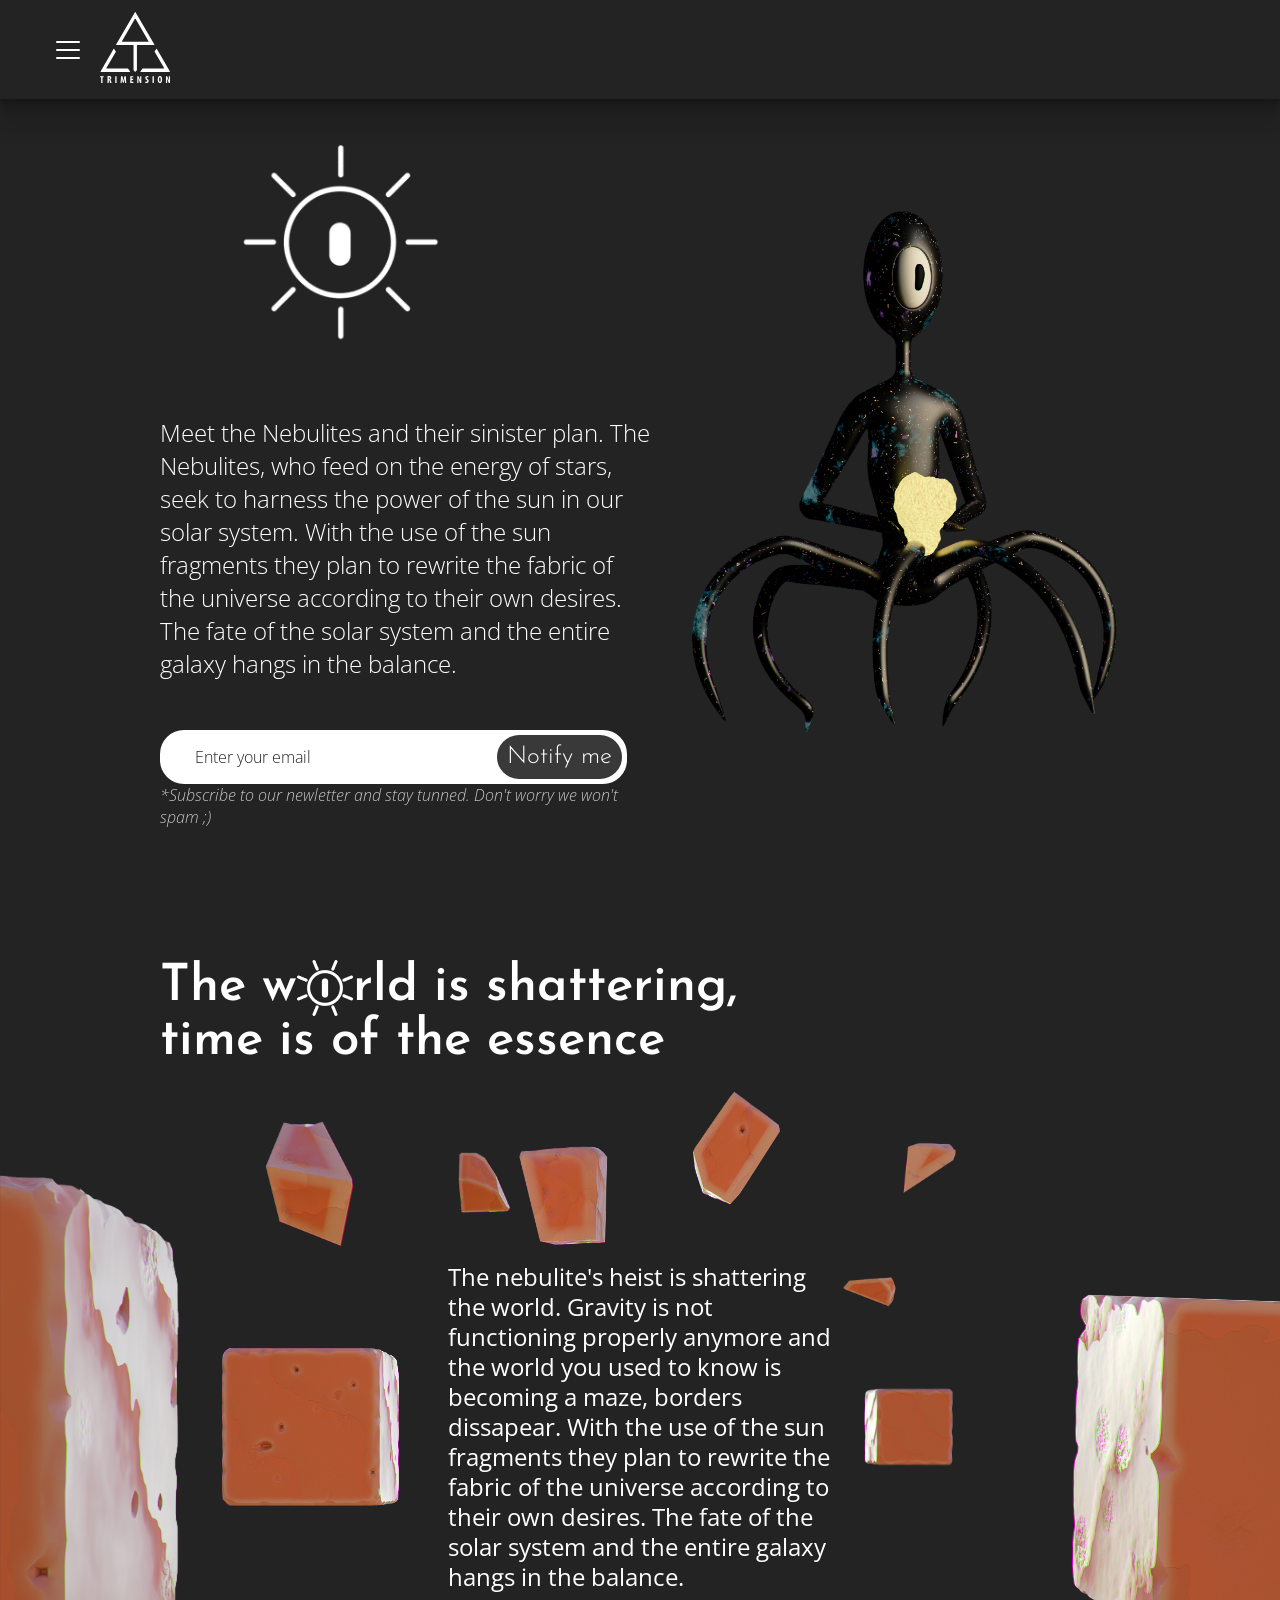
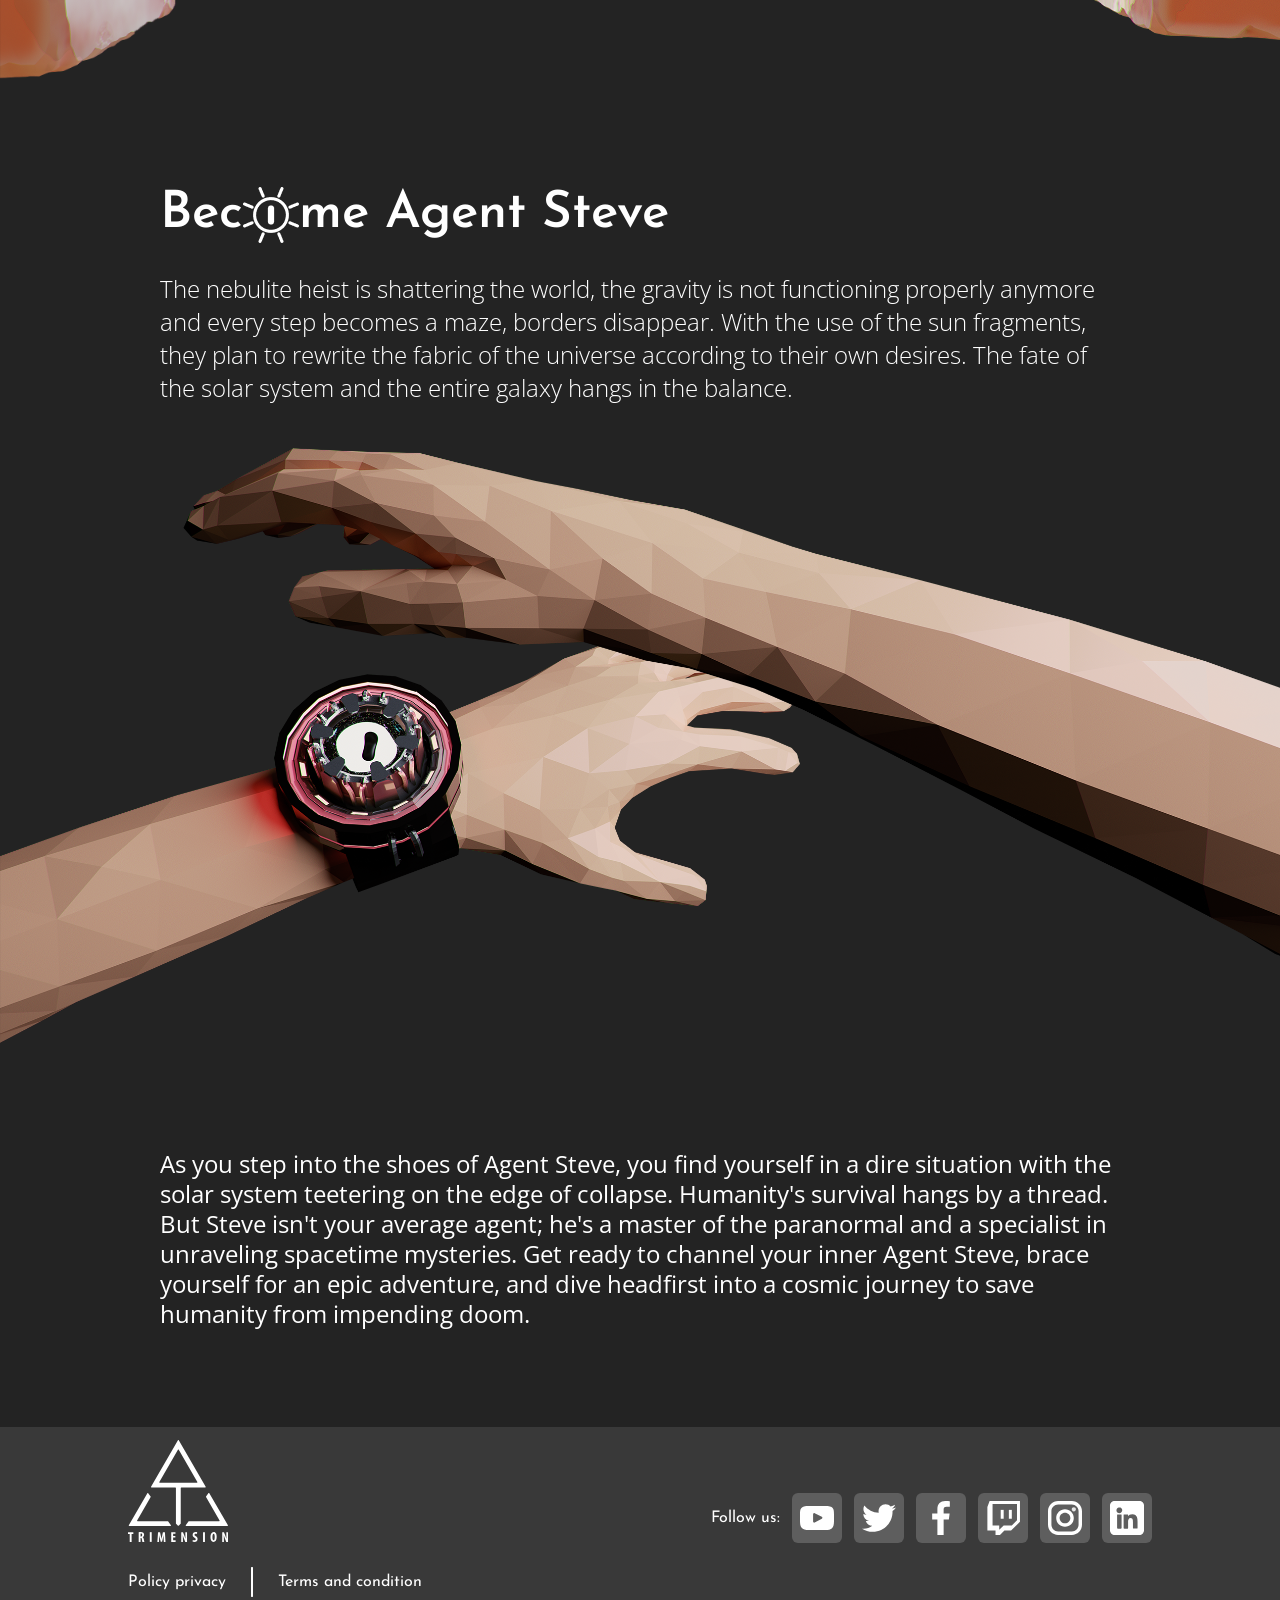
<file: eons.html>
<!DOCTYPE html>
<html lang="en">

<head>
    <meta charset="UTF-8">
    <meta name="viewport" content="width=device-width, initial-scale=1.0">
    <title>Trimension Studio</title>
    <link rel="preconnect" href="https://fonts.googleapis.com">
    <link rel="preconnect" href="https://fonts.gstatic.com" crossorigin>
    <link
        href="https://fonts.googleapis.com/css2?family=Josefin+Sans:ital,wght@0,100;0,200;0,300;0,400;0,500;0,600;0,700;1,100;1,200;1,300;1,400;1,500;1,600;1,700&family=Open+Sans:wght@400;500;600;700;800&display=swap"
        rel="stylesheet">
    <link rel="icon" type="image/x-icon" href="style/img/favicon2.ico">
    <link rel="stylesheet" href="style/reset.css">
    <link rel="stylesheet" href="style/navbaralternate.css">
    <link rel="stylesheet" href="style/eons.css">
    <link rel="stylesheet" href="style/footer.css">
    <script src="https://polyfill.io/v3/polyfill.min.js?features=IntersectionObserver"></script>
</head>


<body>
    <header class="page-header">
        <nav class="navbar">
            <div class="trigger-menu-wrapper alternate">
                <a href="index.html" class="homepage"><img src="style/img/logo.svg" alt=""></a>
                <label for="menu-control" class="hamburger">
                    <i class="hamburger__icon"></i>
                    <i class="hamburger__icon"></i>
                    <i class="hamburger__icon"></i>
                </label>

                <input type="checkbox" id="menu-control" class="menu-control">

                <aside class="sidebar">

                    <nav class="sidebar__menu">
                        <h1>Our games</h1>
                        <a href="eons.html">Eons</a>
                        <a href="tower.html">Godsent</a>
                        <hr>
                        <a href="about.html">Meet the team</a>
                        <a href="jobs.html">Join Us</a>
                    </nav>

                    <label for="menu-control" class="sidebar__close"></label>
                    
                    </aside>
            </div>
        </nav>
    </header>
    <div class="container-background">
        <div class="container-first-part">
            <div class="part-left">
                <img src="style/img/eons.gif" alt="" class="logo-gif">
                <img src="style/img/nebulite.png" alt="" class="nebulite-mb">
                <p>Meet the Nebulites and their sinister plan. The Nebulites, who feed on the energy of stars, seek to
                    harness the power of the sun in our solar system.
                    With the use of the sun fragments they plan to rewrite the fabric of the universe according to their
                    own
                    desires. The fate of the solar system and the entire galaxy hangs in the balance.
                </p>

                <!-- BUTTON PLAYER  -->

                <!-- <div class="button-and-player">
                    <svg width="100%" height="100%" viewBox="0 0 335 106" fill="none"
                        xmlns="http://www.w3.org/2000/svg">
                        <g>
                            <path d="M267.587 9H98.8123H1V79.9189L24.9736 105H328V59.1622L267.587 9Z" fill="white"
                                fill-opacity="0.08" stroke="white" stroke-width="2" />
                            <text x="70" y="65" font-family="Josefin Sans" font-size="32" fill="#fff">Get Started</text>
                        </g>
                        <path fill-rule="evenodd" clip-rule="evenodd"
                            d="M334.918 11.2379C335.141 11.7747 334.886 12.3899 334.349 12.6121L329.181 14.751C328.644 14.9732 328.029 14.7181 327.807 14.1814C327.585 13.6446 327.84 13.0294 328.376 12.8072L333.544 10.6683C334.081 10.4461 334.696 10.7012 334.918 11.2379Z"
                            fill="white" />
                        <path fill-rule="evenodd" clip-rule="evenodd"
                            d="M323.756 0.0804639C324.292 0.302934 324.547 0.918309 324.325 1.45494L322.184 6.61856C321.961 7.15519 321.346 7.40987 320.809 7.1874C320.273 6.96493 320.018 6.34955 320.241 5.81292L322.381 0.649305C322.604 0.112672 323.219 -0.142006 323.756 0.0804639Z"
                            fill="white" />
                        <path fill-rule="evenodd" clip-rule="evenodd"
                            d="M307.966 0.0804637C308.502 -0.142006 309.118 0.112673 309.34 0.649305L311.481 5.81292C311.703 6.34955 311.449 6.96493 310.912 7.1874C310.375 7.40987 309.76 7.15519 309.538 6.61856L307.397 1.45494C307.174 0.918308 307.429 0.302934 307.966 0.0804637Z"
                            fill="white" />
                        <path fill-rule="evenodd" clip-rule="evenodd"
                            d="M296.801 11.2379C297.023 10.7012 297.638 10.4461 298.175 10.6683L303.343 12.8072C303.88 13.0294 304.135 13.6446 303.913 14.1814C303.69 14.7181 303.075 14.9732 302.538 14.751L297.371 12.6121C296.834 12.3899 296.579 11.7747 296.801 11.2379Z"
                            fill="white" />
                        <path fill-rule="evenodd" clip-rule="evenodd"
                            d="M303.913 24.0714C304.135 24.6082 303.88 25.2234 303.343 25.4456L298.175 27.5845C297.638 27.8067 297.023 27.5516 296.801 27.0149C296.579 26.4781 296.834 25.8629 297.371 25.6407L302.538 23.5018C303.075 23.2796 303.69 23.5347 303.913 24.0714Z"
                            fill="white" />
                        <path fill-rule="evenodd" clip-rule="evenodd"
                            d="M310.912 31.0643C311.449 31.2868 311.703 31.9021 311.481 32.4388L309.34 37.6035C309.118 38.1401 308.502 38.3948 307.966 38.1724C307.429 37.95 307.174 37.3346 307.397 36.798L309.538 31.6333C309.76 31.0966 310.375 30.8419 310.912 31.0643Z"
                            fill="white" />
                        <path fill-rule="evenodd" clip-rule="evenodd"
                            d="M320.81 31.0643C321.346 30.8419 321.962 31.0966 322.184 31.6333L324.325 36.798C324.547 37.3346 324.292 37.95 323.756 38.1724C323.219 38.3948 322.604 38.1401 322.381 37.6035L320.241 32.4388C320.018 31.9021 320.273 31.2868 320.81 31.0643Z"
                            fill="white" />
                        <path fill-rule="evenodd" clip-rule="evenodd"
                            d="M327.807 24.0714C328.029 23.5347 328.644 23.2796 329.181 23.5018L334.349 25.6407C334.886 25.8629 335.141 26.4781 334.918 27.0149C334.696 27.5516 334.081 27.8067 333.544 27.5845L328.376 25.4456C327.84 25.2234 327.585 24.6082 327.807 24.0714Z"
                            fill="white" />
                        <path fill-rule="evenodd" clip-rule="evenodd"
                            d="M315.859 8.99896C310.26 8.99896 305.723 13.534 305.723 19.1264C305.723 24.7189 310.26 29.2539 315.859 29.2539C321.459 29.2539 325.996 24.7189 325.996 19.1264C325.996 13.534 321.459 8.99896 315.859 8.99896ZM303.619 19.1264C303.619 12.3705 309.1 6.89526 315.859 6.89526C322.619 6.89526 328.1 12.3705 328.1 19.1264C328.1 25.8823 322.619 31.3576 315.859 31.3576C309.1 31.3576 303.619 25.8823 303.619 19.1264Z"
                            fill="white" />
                        <path
                            d="M315.859 25.6475C318.035 25.6475 318.035 23.4738 318.035 23.4738V14.779C318.035 14.779 318.035 12.6053 315.859 12.6053C313.684 12.6053 313.684 14.779 313.684 14.779V23.4738C313.684 23.4738 313.684 25.6475 315.859 25.6475Z"
                            fill="white" />
                    </svg>
                    <div class="player-button">
                        <img src="style/img/play.png" alt="Play" class="play-icon">
                    </div>
                </div> -->
                <div class="input-wrapper">
                    <div class="input-container">
                        <input type="text" placeholder="Enter your email">
                        <button class="btn-primary" onclick="submitForm()">Notify me</button>
                    </div>
                    <p class="blague">*Subscribe to our newletter and stay tunned. Don't worry we won't spam ;)</p>
                </div>

            </div>
            <img src="style/img/nebulite.png" alt="" class="nebulite-bg">
        </div>
    </div>
    <div class="container-background-black">
        <div class="container-text">
            <h1>The w<img src="style/img/eye-logo.png" alt="" class="eye-logo">rld is shattering,</h1>
            <h1> time is of the essence</h1>
        </div>
    </div>
    <div class="container">
        <p class="content">The nebulite's heist is shattering the world. Gravity is not functioning properly anymore
            and the world you used to know is becoming a maze, borders dissapear.
            With the use of the sun fragments they plan to rewrite the fabric of the universe according to their own
            desires. The fate of the solar system and the entire galaxy hangs in the balance.</p>
        <img src="style/img/4A5AFC6B.png" alt="" class="absolute pos-1 scale-right">
        <img src="style/img/4A5AFC6D.png" alt="" class="absolute pos-2 scale-down">
        <img src="style/img/4A5AFC7B.png" alt="" class="absolute pos-3 scale-down">
        <img src="style/img/4A5AFC7C.png" alt="" class="absolute pos-4 scale-down">
        <img src="style/img/4A5AFC7F.png" alt="" class="absolute pos-5 scale-down">
        <img src="style/img/4A5AFC74.png" alt="" class="absolute pos-6 scale-down">
        <img src="style/img/4A5AFC75.png" alt="" class="absolute pos-7 scale-down">
        <img src="style/img/4A5AFC77.png" alt="" class="absolute pos-8 scale-down">
        <img src="style/img/BF267BF9.png" alt="" class="absolute pos-9 scale-down">
        <img src="style/img/BF267BFB.png" alt="" class="absolute pos-10 scale-down">
    </div>


    <div class="general-container-hands">
        <div class="container-text">
            <h1>Bec<img src="style/img/eye-logo.png" alt="" class="eye-logo"> me Agent Steve</h1>
            <p class="important">The nebulite heist is shattering the world, the gravity is not functioning properly
                anymore and every
                step becomes a maze, borders disappear.
                With the use of the sun fragments, they plan to rewrite the fabric of the universe according to their
                own
                desires. The fate of the solar system and the entire galaxy hangs in the balance.</p>
        </div>

        <img src="style/img/RHand.png" alt="" class="right-hand"
            style="transition: transform 0.5s ease; transform: translateY(0%);">
        <div class="spacer"></div> <!-- Add this spacer element -->
        <img src="style/img/LHand.png" alt="" class="left-hand">

        <div class="container-hands-general">
            <div class="container-hand-text">
                <p>
                    As you step into the shoes of Agent Steve, you find yourself in a dire situation with the solar
                    system
                    teetering on the edge of collapse. Humanity's survival hangs by a thread. But Steve isn't your
                    average
                    agent; he's a master of the paranormal and a specialist in unraveling spacetime mysteries. Get ready
                    to
                    channel your inner Agent Steve, brace yourself for an epic adventure, and dive headfirst into a
                    cosmic
                    journey to save humanity from impending doom.
                </p>
            </div>
        </div>
    </div>

    <footer>
        <div class="foot-container">
            <div class="left">
                <img src="style/img/logo.svg" class="foot-logo" alt="">
                <div class="term">
                    <a href="">Policy privacy</a>
                    <img src="style/img/separarate.png" alt="">
                    <a href="">Terms and condition</a>
                </div>
            </div>
            <div class="socials">
                <p>Follow us:</p>
                <div class="social-first-part">
                    <a href="" class="social-icon"><img src="style/img/socials/youtube.svg" alt=""></a>
                    <a href="" class="social-icon"><img src="style/img/socials/twitter.svg" alt=""></a>
                    <a href="" class="social-icon"><img src="style/img/socials/facebook.svg" alt=""></a>
                </div>
                <div class="social-second-part">
                    <a href="" class="social-icon"><img src="style/img/socials/twitch.svg" alt=""></a>
                    <a href="" class="social-icon"><img src="style/img/socials/instagram.svg" alt=""></a>
                    <a href="" class="social-icon"><img src="style/img/socials/linkedin.svg" alt=""></a>
                </div>
            </div>
        </div>
    </footer>
    <script type="text/javascript" src="js/scrollarm.js"></script>
    <script type="text/javascript" src="js/hidenav2.js"></script>
</body>

</html>
</file>
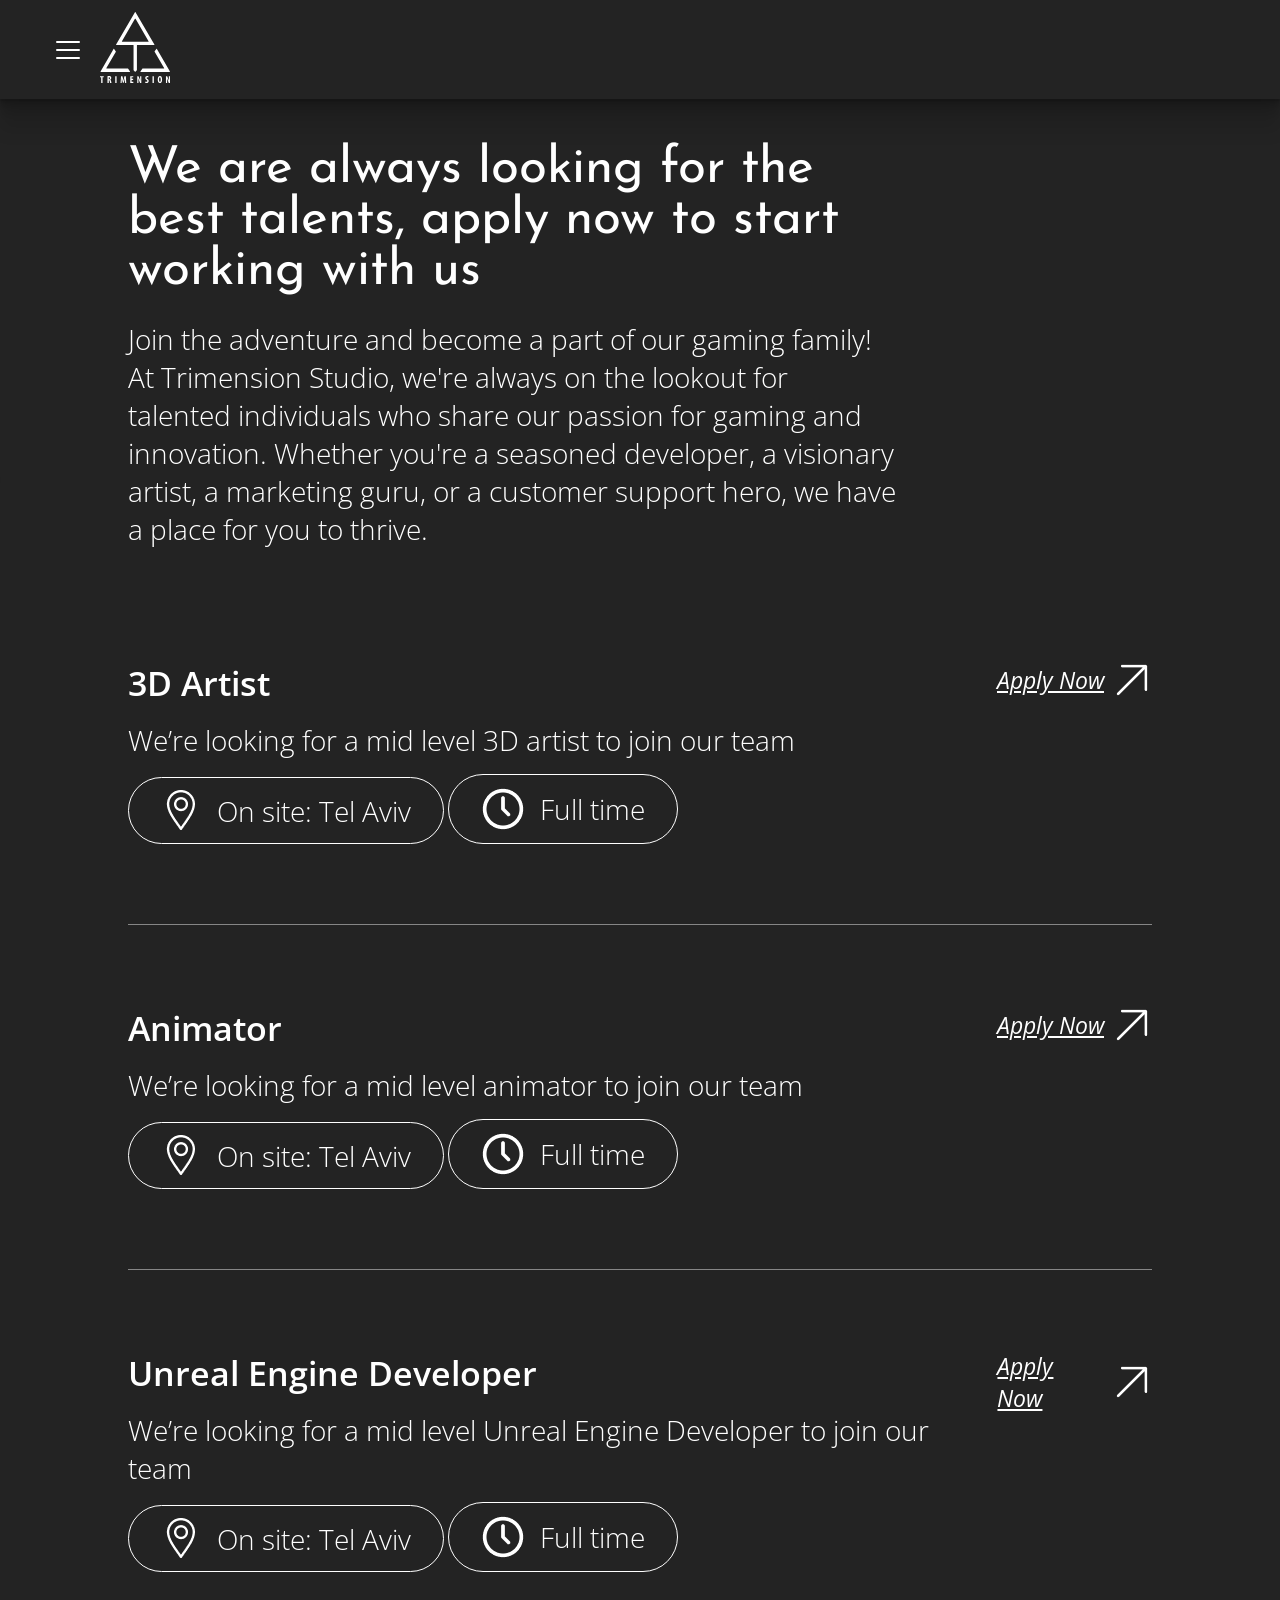
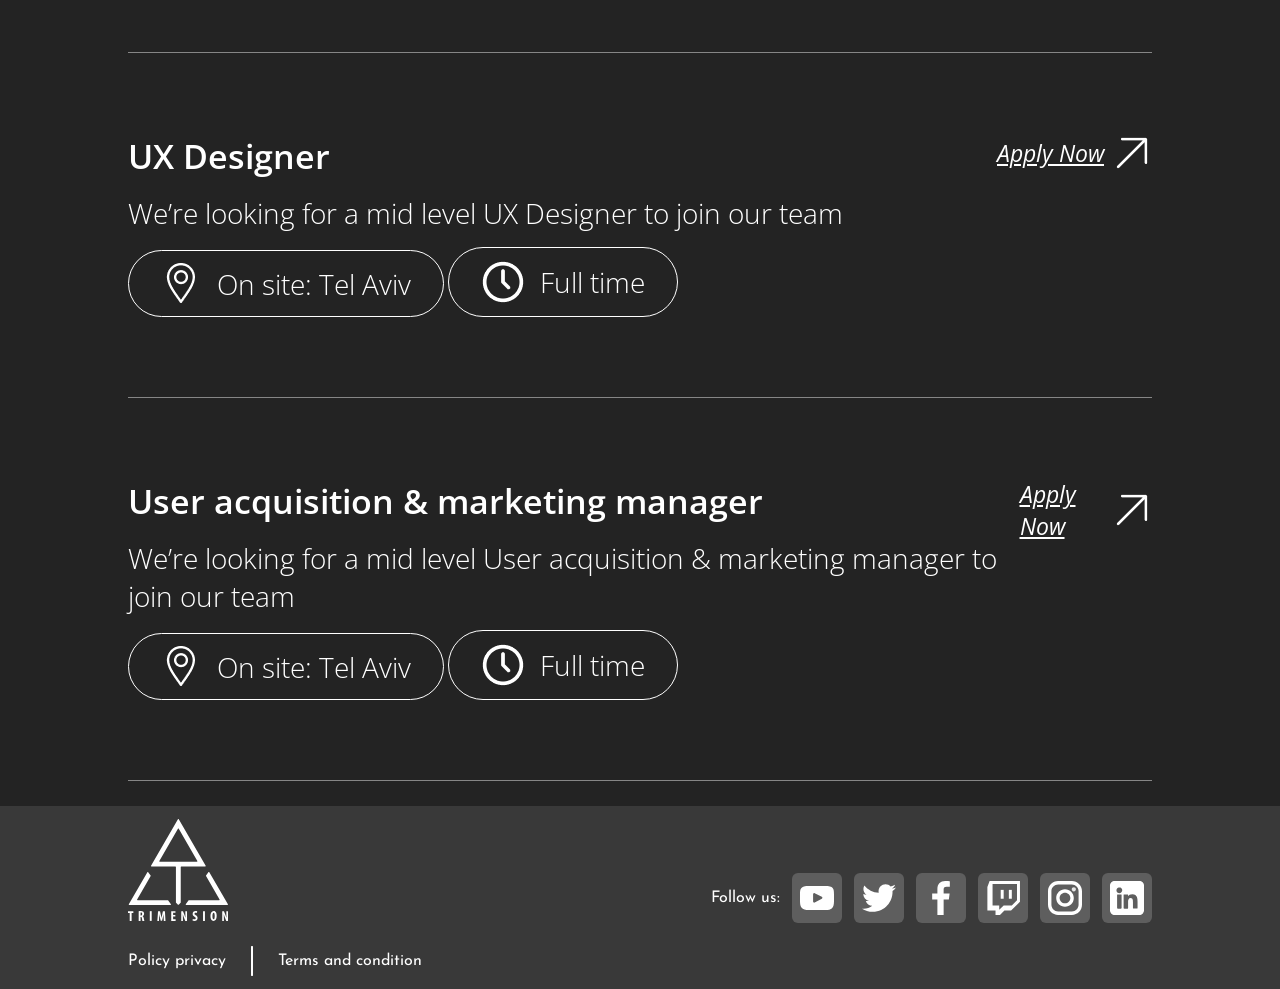
<file: jobs.html>
<!DOCTYPE html>
<html lang="en">

<head>
    <meta charset="UTF-8">
    <meta name="viewport" content="width=device-width, initial-scale=1.0">
    <title>Trimension Studio</title>
    <link rel="preconnect" href="https://fonts.googleapis.com">
    <link rel="preconnect" href="https://fonts.gstatic.com" crossorigin>
    <link
        href="https://fonts.googleapis.com/css2?family=Josefin+Sans:ital,wght@0,100;0,200;0,300;0,400;0,500;0,600;0,700;1,100;1,200;1,300;1,400;1,500;1,600;1,700&family=Open+Sans:wght@400;500;600;700;800&display=swap"
        rel="stylesheet">
    <link rel="icon" type="image/x-icon" href="style/img/favicon2.ico">
    <link rel="stylesheet" href="style/reset.css">
    <link rel="stylesheet" href="style/navbaralternate.css">
    <link rel="stylesheet" href="style/jobs.css">
    <link rel="stylesheet" href="style/footer.css">
</head>

<body>
    <header class="page-header">
        <nav class="navbar">
            <div class="trigger-menu-wrapper alternate">
                <a href="index.html" class="homepage"><img src="style/img/logo.svg" alt=""></a>
                <label for="menu-control" class="hamburger">
                    <i class="hamburger__icon"></i>
                    <i class="hamburger__icon"></i>
                    <i class="hamburger__icon"></i>
                </label>

                <input type="checkbox" id="menu-control" class="menu-control">

                <aside class="sidebar">

                    <nav class="sidebar__menu">
                        <h1>Our games</h1>
                        <a href="eons.html">Eons</a>
                        <a href="tower.html">Godsent</a>
                        <hr>
                        <a href="about.html">Meet the team</a>
                        <a href="jobs.html">Join Us</a>
                    </nav>

                    <label for="menu-control" class="sidebar__close"></label>

                </aside>
            </div>
        </nav>
    </header>

    <div class="container-background">
        <div class="wrapper-text">
            <h1>We are always looking for the best talents, apply now to start working with us
            </h1>
            <p>Join the adventure and become a part of our gaming family! At Trimension Studio, we're always on the
                lookout for talented individuals who share our passion for gaming and innovation. Whether you're a
                seasoned developer, a visionary artist, a marketing guru, or a customer support hero, we have a place
                for you to thrive.</p>
        </div>

        <div class="grid">
            <div class="job-container">
                <div class="job-left">
                    <h2>3D Artist</h2>
                    <p>We’re looking for a mid level 3D artist to join our team</p>
                    <div class="filters">
                        <div class="filter-job">
                            <img src="style/img/location.png" alt="">
                            <p>On site: Tel Aviv</p>
                        </div>
                        <div class="filter-job">
                            <img src="style/img/clock.png" alt="">
                            <p>Full time</p>
                        </div>
                    </div>
                </div>
                <a href="jobs/3dartist.html" class="job-right">
                    <h3>Apply Now</h3>
                    <img src="style/img/up-right-arrow.png" alt="">
                </a>
            </div>
        </div>

        <div class="grid">
            <div class="job-container">
                <div class="job-left">
                    <h2>Animator</h2>
                    <p>We’re looking for a mid level animator to join our team</p>
                    <div class="filters">
                        <div class="filter-job">
                            <img src="style/img/location.png" alt="">
                            <p>On site: Tel Aviv</p>
                        </div>
                        <div class="filter-job">
                            <img src="style/img/clock.png" alt="">
                            <p>Full time</p>
                        </div>
                    </div>
                </div>
                <a href="jobs/animator.html"  class="job-right">
                    <h3>Apply Now</h3>
                    <img src="style/img/up-right-arrow.png" alt="">
                </a>
            </div>
        </div>

        <div class="grid">
            <div class="job-container">
                <div class="job-left">
                    <h2>Unreal Engine Developer</h2>
                    <p>We’re looking for a mid level Unreal Engine Developer to join our team</p>
                    <div class="filters">
                        <div class="filter-job">
                            <img src="style/img/location.png" alt="">
                            <p>On site: Tel Aviv</p>
                        </div>
                        <div class="filter-job">
                            <img src="style/img/clock.png" alt="">
                            <p>Full time</p>
                        </div>
                    </div>
                </div>
                <a href="jobs/unreal.html"  class="job-right">
                    <h3>Apply Now</h3>
                    <img src="style/img/up-right-arrow.png" alt="">
                </a>
            </div>
        </div>

        <div class="grid">
            <div class="job-container">
                <div class="job-left">
                    <h2>UX Designer</h2>
                    <p>We’re looking for a mid level UX Designer to join our team</p>
                    <div class="filters">
                        <div class="filter-job">
                            <img src="style/img/location.png" alt="">
                            <p>On site: Tel Aviv</p>
                        </div>
                        <div class="filter-job">
                            <img src="style/img/clock.png" alt="">
                            <p>Full time</p>
                        </div>
                    </div>
                </div>
                <a href="jobs/ux.html"  class="job-right">
                    <h3>Apply Now</h3>
                    <img src="style/img/up-right-arrow.png" alt="">
                </a>
            </div>
        </div>

        <div class="grid">
            <div class="job-container">
                <div class="job-left">
                    <h2>User acquisition & marketing manager</h2>
                    <p>We’re looking for a mid level User acquisition & marketing manager to join our team</p>
                    <div class="filters">
                        <div class="filter-job">
                            <img src="style/img/location.png" alt="">
                            <p>On site: Tel Aviv</p>
                        </div>
                        <div class="filter-job">
                            <img src="style/img/clock.png" alt="">
                            <p>Full time</p>
                        </div>
                    </div>
                </div>
                <a href="jobs/useraquisition.html"  class="job-right">
                    <h3>Apply Now</h3>
                    <img src="style/img/up-right-arrow.png" alt="">
                </a>
            </div>
        </div>

    </div>


    </div>

    <footer>
        <div class="foot-container">
            <div class="left">
                <img src="style/img/logo.svg" class="foot-logo" alt="">
                <div class="term">
                    <a href="">Policy privacy</a>
                    <img src="style/img/separarate.png" alt="">
                    <a href="">Terms and condition</a>
                </div>
            </div>
            <div class="socials">
                <p>Follow us:</p>
                <div class="social-first-part">
                    <a href="" class="social-icon"><img src="style/img/socials/youtube.svg" alt=""></a>
                    <a href="" class="social-icon"><img src="style/img/socials/twitter.svg" alt=""></a>
                    <a href="" class="social-icon"><img src="style/img/socials/facebook.svg" alt=""></a>
                </div>
                <div class="social-second-part">
                    <a href="" class="social-icon"><img src="style/img/socials/twitch.svg" alt=""></a>
                    <a href="" class="social-icon"><img src="style/img/socials/instagram.svg" alt=""></a>
                    <a href="" class="social-icon"><img src="style/img/socials/linkedin.svg" alt=""></a>
                </div>
            </div>
        </div>
    </footer>
    <script type="text/javascript" src="js/hidenav2.js"></script>

</body>

</html>
</file>
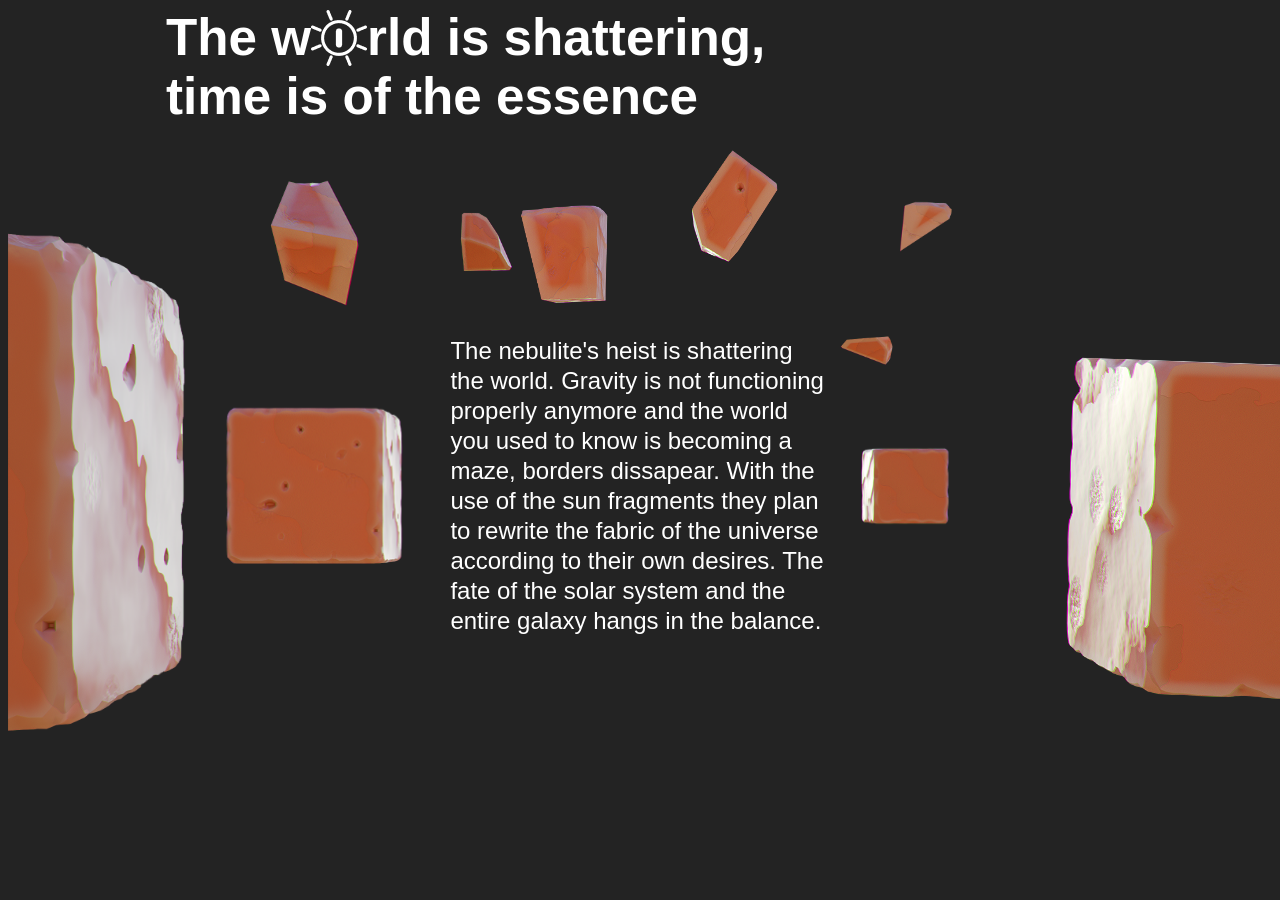
<file: rocks.html>
<!DOCTYPE html>
<html lang="en">

<head>
    <meta charset="UTF-8">
    <meta name="viewport" content="width=device-width, initial-scale=1.0">
    <link rel="stylesheet" href="style/eons.css">
    <title>Document</title>
</head>

<body>
    <div class="container-background-black">
        <div class="container-text">
            <h1>The w<img src="style/img/eye-logo.png" alt="" class="eye-logo">rld is shattering,</h1>
            <h1> time is of the essence</h1>
        </div>
    </div>
    <div class="container">
        <p class="content">The nebulite's heist is shattering the world. Gravity is not functioning properly anymore
            and the world you used to know is becoming a maze, borders dissapear.
            With the use of the sun fragments they plan to rewrite the fabric of the universe according to their own
            desires. The fate of the solar system and the entire galaxy hangs in the balance.</p>
        <img src="style/img/4A5AFC6B.png" alt="" class="absolute pos-1 scale-right">
        <img src="style/img/4A5AFC6D.png" alt="" class="absolute pos-2 scale-down">
        <img src="style/img/4A5AFC7B.png" alt="" class="absolute pos-3 scale-down">
        <img src="style/img/4A5AFC7C.png" alt="" class="absolute pos-4 scale-down">
        <img src="style/img/4A5AFC7F.png" alt="" class="absolute pos-5 scale-down">
        <img src="style/img/4A5AFC74.png" alt="" class="absolute pos-6 scale-down">
        <img src="style/img/4A5AFC75.png" alt="" class="absolute pos-7 scale-down">
        <img src="style/img/4A5AFC77.png" alt="" class="absolute pos-8 scale-down">
        <img src="style/img/BF267BF9.png" alt="" class="absolute pos-9 scale-down">
        <img src="style/img/BF267BFB.png" alt="" class="absolute pos-10 scale-down">
    </div>



</body>

</html>
</file>
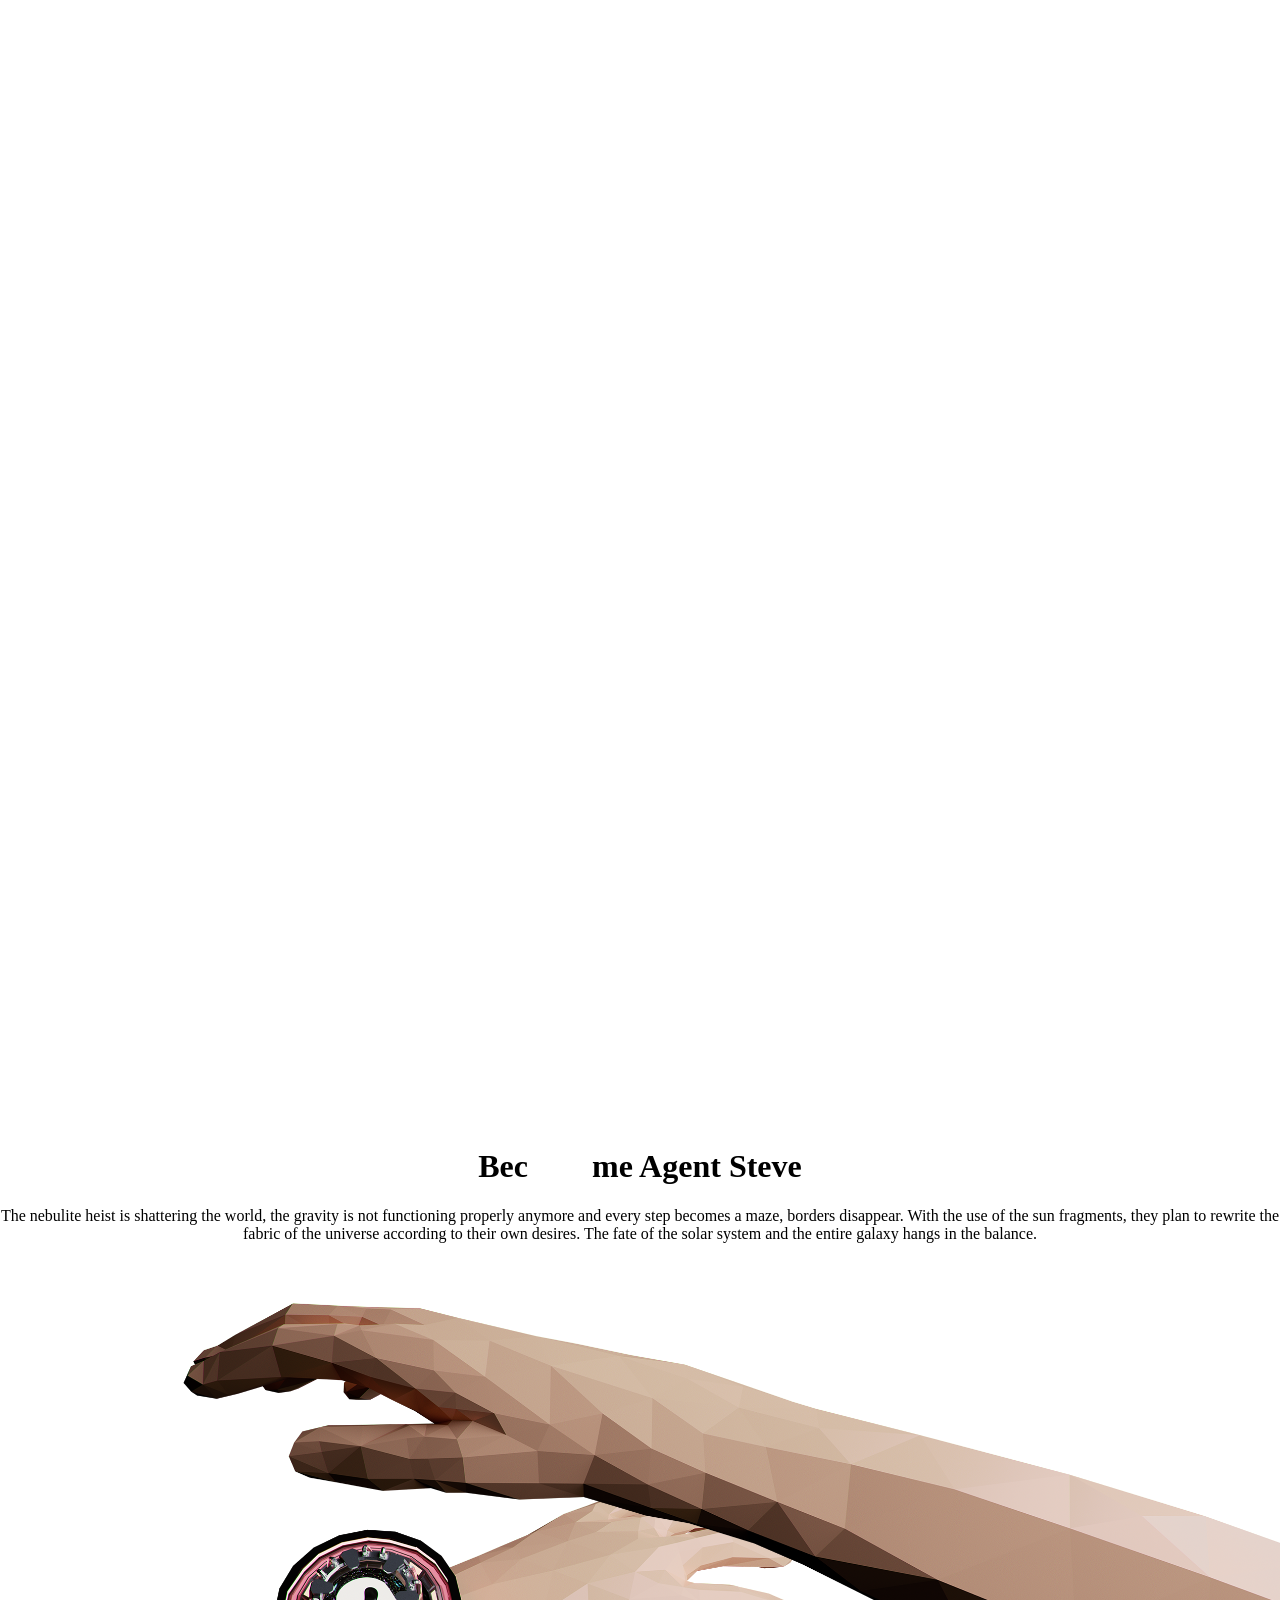
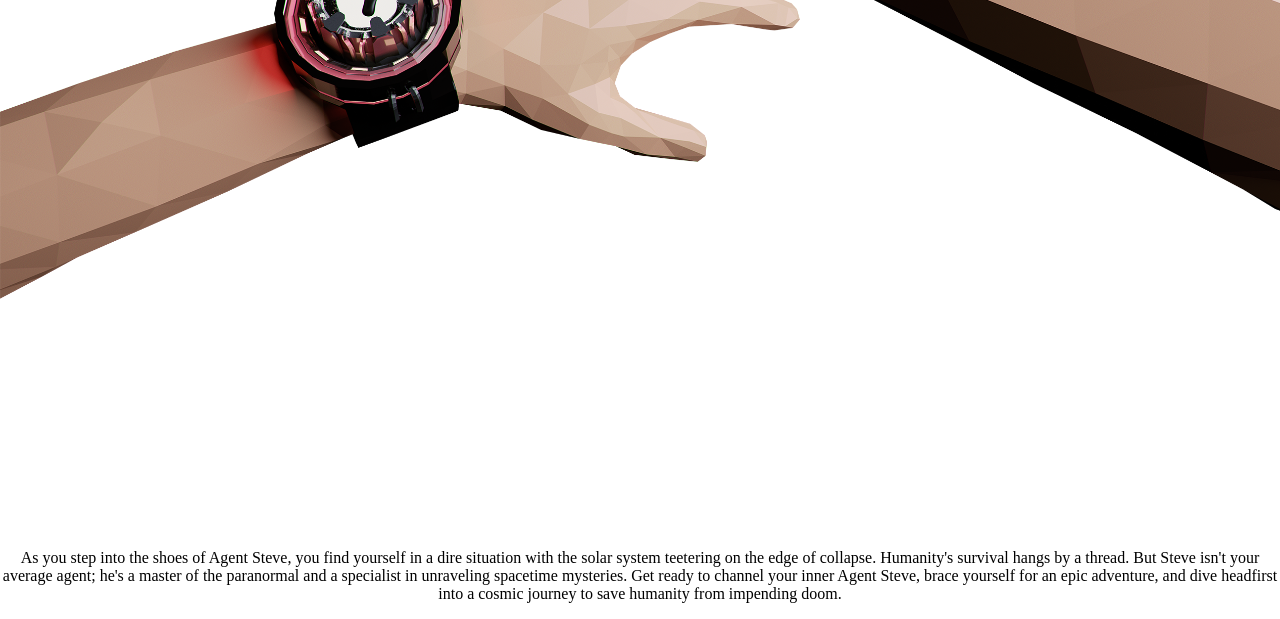
<file: test.html>
<!DOCTYPE html>
<html lang="en">

<head>
    <meta charset="UTF-8">
    <meta name="viewport" content="width=device-width, initial-scale=1.0">
    <style>
        body {
            display: flex;
            flex-direction: column;
            align-items: center;
            text-align: center;
            margin: 0;
            /* Remove default margin */
            overflow-x: hidden;
        }
        .general-container-hands {
            overflow-x: hidden;
        }
        .content-above {
            height: 300vh;
        }

        .container-text {
            position: relative;
            z-index: 1;
            /* Ensure text is below the images */
        }

        .right-hand {
            margin-top: -10%;
        }

        .right-hand,
        .left-hand {
            width: 100%;
            /* Take full width of the screen */
            max-width: 100%;
            /* Ensure max-width is 100% */
            height: auto;
            /* Maintain aspect ratio while resizing */
            position: relative;
            z-index: 2;
            /* Ensure right-hand is above other elements */
            transform: translateY(-0%);
            /* Initial position */
            transition: transform 0.5s ease;
            /* Add a smooth transition */
        }

        .spacer {
            height: 1px;
            /* Set height to make the element visible for Intersection Observer */
        }
        .container-hand-text {
            padding-top: 10%;
        }
        .left-hand {
            margin-top: -20%;
            /* Adjust the margin as needed for overlap */
            z-index: 1;
            /* Ensure .left-hand is above .right-hand */
            margin-top: -45%;
        }
    </style>
    <title>Document</title>
</head>

<body>
    <div class="content-above"></div>
    <div class="general-container-hands">
        <div class="container-text">
            <h1>Bec<img src="style/img/eye-logo.png" alt="" class="eye-logo"> me Agent Steve</h1>
            <p>The nebulite heist is shattering the world, the gravity is not functioning properly anymore and every
                step becomes a maze, borders disappear.
                With the use of the sun fragments, they plan to rewrite the fabric of the universe according to their
                own
                desires. The fate of the solar system and the entire galaxy hangs in the balance.</p>
        </div>

        <img src="style/img/RHand.png" alt="" class="right-hand"
            style="transition: transform 0.5s ease; transform: translateY(0%);">
        <div class="spacer"></div> <!-- Add this spacer element -->
        <img src="style/img/LHand.png" alt="" class="left-hand">

        <div class="container-hands-general">
            <div class="container-hand-text">
                <p>
                    As you step into the shoes of Agent Steve, you find yourself in a dire situation with the solar
                    system
                    teetering on the edge of collapse. Humanity's survival hangs by a thread. But Steve isn't your
                    average
                    agent; he's a master of the paranormal and a specialist in unraveling spacetime mysteries. Get ready
                    to
                    channel your inner Agent Steve, brace yourself for an epic adventure, and dive headfirst into a
                    cosmic
                    journey to save humanity from impending doom.
                </p>
            </div>
        </div>
    </div>
    <script>
        const rightHand = document.querySelector('.right-hand');
        const spacer = document.querySelector('.spacer');
        const maxTranslateY = 33; // Maximum translateY percentage (changed to 20%)
        const maxRotate = 6; // Reduced rotation value
        const maxTranslateX = 4; // Maximum horizontal translation value (changed to 10 pixels)
        const transitionDuration = 0.4; // Duration of the transition in seconds
        let isTranslationSet = false;
    
        const updateTranslation = () => {
            const scrollPercentage = (window.scrollY / (document.body.scrollHeight - window.innerHeight));
            const translateYPercentage = Math.min(scrollPercentage * maxTranslateY, maxTranslateY);
            const rotateValue = maxRotate * scrollPercentage;
            const translateX = maxTranslateX * scrollPercentage;
    
            rightHand.style.transition = `transform ${transitionDuration}s ease`;
            rightHand.style.transform = `translate(${translateX}%, ${translateYPercentage}%) rotate(${rotateValue}deg)`;
        };
    
        // Intersection Observer for setting initial state
        const observerOptions = {
            threshold: 0.5,
        };
    
        const intersectionCallback = (entries, observer) => {
            const isVisible = entries[0].isIntersecting;
    
            if (isVisible && !isTranslationSet) {
                requestAnimationFrame(() => {
                    updateTranslation();
                    isTranslationSet = true;
                });
            } else if (!isVisible && isTranslationSet) {
                // Reset when spacer goes out of the viewport
                rightHand.style.transition = `transform ${transitionDuration}s ease`;
                rightHand.style.transform = `translate(0px, 0%) rotate(0deg)`;
                isTranslationSet = false;
            }
        };
    
        const observer = new IntersectionObserver(intersectionCallback, observerOptions);
    
        if (spacer) {
            observer.observe(spacer);
        }
    
        // Event listener for the scroll event
        window.addEventListener('scroll', () => {
            if (isTranslationSet) {
                updateTranslation();
            }
        });
    </script>
    




</body>

</html>
</file>
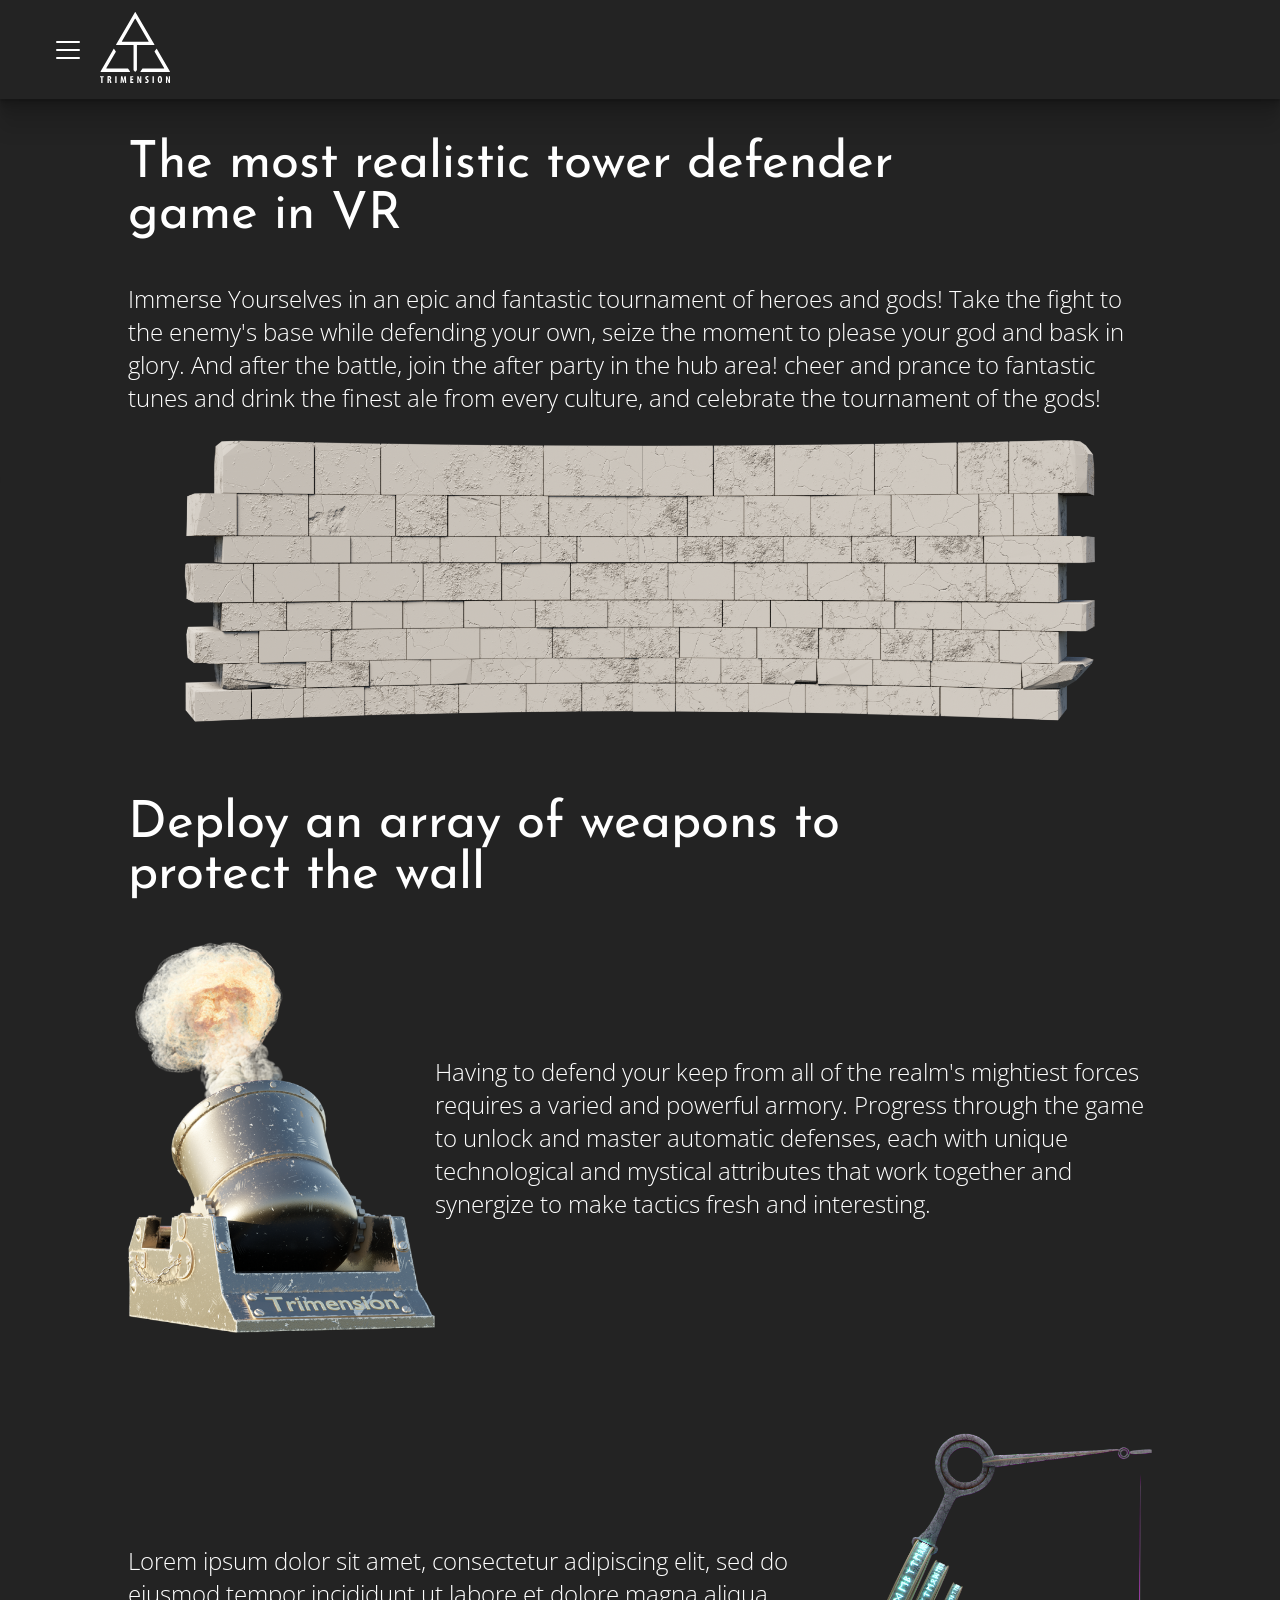
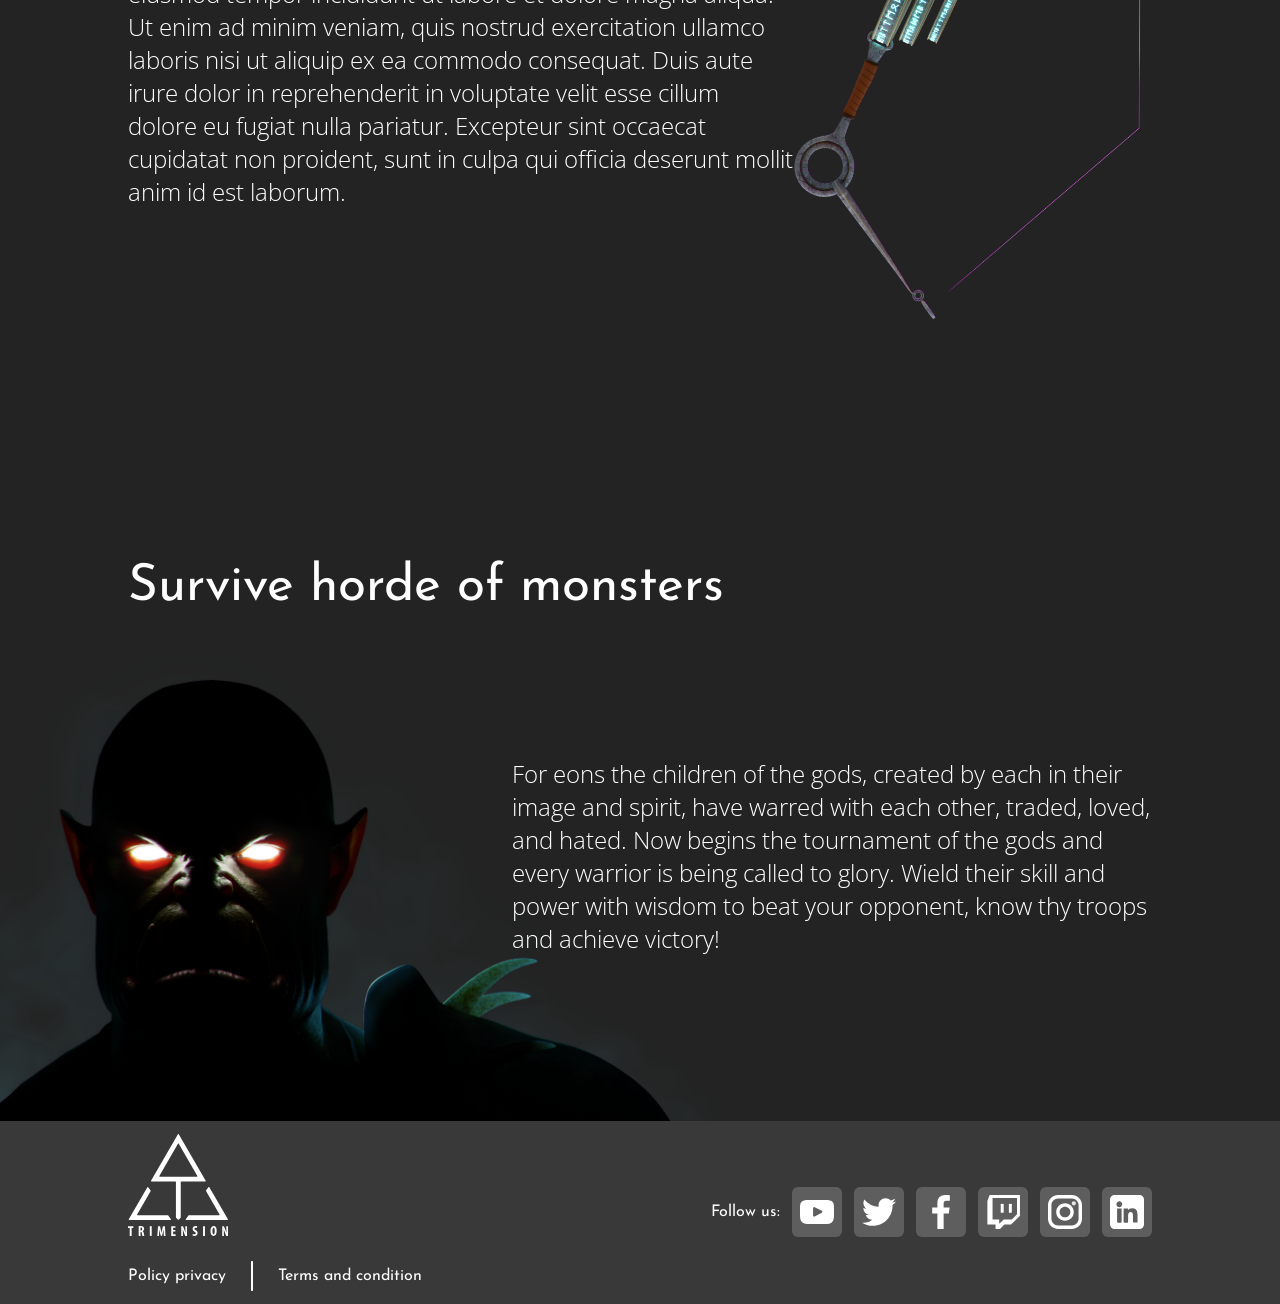
<file: tower.html>
<!DOCTYPE html>
<html lang="en">

<head>
    <meta charset="UTF-8">
    <meta name="viewport" content="width=device-width, initial-scale=1.0">
    <title>Trimension Studio</title>
    <link rel="icon" type="image/x-icon" href="style/img/favicon2.ico">
    <link rel="stylesheet" href="style/reset.css">
    <link rel="stylesheet" href="style/navbaralternate.css">
    <link rel="stylesheet" href="style/tower.css">
    <link rel="stylesheet" href="style/footer.css">
    <link rel="preconnect" href="https://fonts.googleapis.com">
    <link rel="preconnect" href="https://fonts.gstatic.com" crossorigin>
    <link
        href="https://fonts.googleapis.com/css2?family=Josefin+Sans:ital,wght@0,100;0,200;0,300;0,400;0,500;0,600;0,700;1,100;1,200;1,300;1,400;1,500;1,600;1,700&family=Open+Sans:wght@400;500;600;700;800&display=swap"
        rel="stylesheet">
</head>

<body>
    <header class="page-header">
        <nav class="navbar">
            <div class="trigger-menu-wrapper alternate">
                <a href="index.html" class="homepage"><img src="style/img/logo.svg" alt=""></a>
                <label for="menu-control" class="hamburger">
                    <i class="hamburger__icon"></i>
                    <i class="hamburger__icon"></i>
                    <i class="hamburger__icon"></i>
                </label>

                <input type="checkbox" id="menu-control" class="menu-control">

                <aside class="sidebar">

                    <nav class="sidebar__menu">
                        <h1>Our games</h1>
                        <a href="eons.html">Eons</a>
                        <a href="tower.html">Godsent</a>
                        <hr>
                        <a href="about.html">Meet the team</a>
                        <a href="jobs.html">Join Us</a>
                    </nav>

                    <label for="menu-control" class="sidebar__close"></label>
                    
                    </aside>
            </div>
        </nav>
    </header>

    <div class="container-general">
        <div class="container-margin">
            <h2>The most realistic tower defender game in VR</h2>
            <p>Immerse Yourselves in an epic and fantastic tournament of heroes and gods! Take the fight to the enemy's
                base while defending your own, seize the moment to please your god and bask in glory. And after the
                battle, join the after party in the hub area! cheer and prance to fantastic tunes and drink the finest
                ale from every culture, and celebrate the tournament of the gods!</p>
                <img src="style/img/wall.png" alt="" class="wall">
        </div>
        <div class="container-margin margin-mortar">
            <h2>Deploy an array of weapons to protect the wall</h2>
            <div class="flex">
                <img src="style/img/mortar.png" alt="" class="mortar">
                <p>Having to defend your keep from all of the realm's mightiest forces requires a varied and powerful
                    armory. Progress through the game to unlock and master automatic defenses, each with unique
                    technological and mystical attributes that work together and synergize to make tactics fresh and
                    interesting.</p>
            </div>
            <div class="flex bow-art">
                <p>Lorem ipsum dolor sit amet, consectetur adipiscing elit, sed do eiusmod tempor incididunt ut labore
                    et dolore magna aliqua. Ut enim ad minim veniam, quis nostrud exercitation ullamco laboris nisi ut
                    aliquip ex ea commodo consequat. Duis aute irure dolor in reprehenderit in voluptate velit esse
                    cillum dolore eu fugiat nulla pariatur. Excepteur sint occaecat cupidatat non proident, sunt in
                    culpa qui officia deserunt mollit anim id est laborum.</p>
                <img src="style/img/bow.png" alt="" class="bow">
            </div>
        </div>
        <div class="wrapper-orc">
            <div class="container-margin">
                <h2>Survive horde of monsters</h2>
            </div>
            <div class="flex">
                <img src="style/img/orc.png" alt="" class="orc">
                <p class="orc-text">For eons the children of the gods, created by each in their image and spirit, have
                    warred with each other, traded, loved, and hated. Now begins the tournament of the gods and every
                    warrior is being called to glory. Wield their skill and power with wisdom to beat your opponent,
                    know thy troops and achieve victory!</p>
            </div>
        </div>
    </div>
    <footer>
        <div class="foot-container">
            <div class="left">
                <img src="style/img/logo.svg" class="foot-logo" alt="">
                <div class="term">
                    <a href="">Policy privacy</a>
                    <img src="style/img/separarate.png" alt="">
                    <a href="">Terms and condition</a>
                </div>
            </div>
            <div class="socials">
                <p>Follow us:</p>
                <div class="social-first-part">
                    <a href="" class="social-icon"><img src="style/img/socials/youtube.svg" alt=""></a>
                    <a href="" class="social-icon"><img src="style/img/socials/twitter.svg" alt=""></a>
                    <a href="" class="social-icon"><img src="style/img/socials/facebook.svg" alt=""></a>
                </div>
                <div class="social-second-part">
                    <a href="" class="social-icon"><img src="style/img/socials/twitch.svg" alt=""></a>
                    <a href="" class="social-icon"><img src="style/img/socials/instagram.svg" alt=""></a>
                    <a href="" class="social-icon"><img src="style/img/socials/linkedin.svg" alt=""></a>
                </div>
            </div>
        </div>
    </footer>

    <script type="text/javascript" src="js/hidenav2.js"></script>
</body>

</html>
</file>
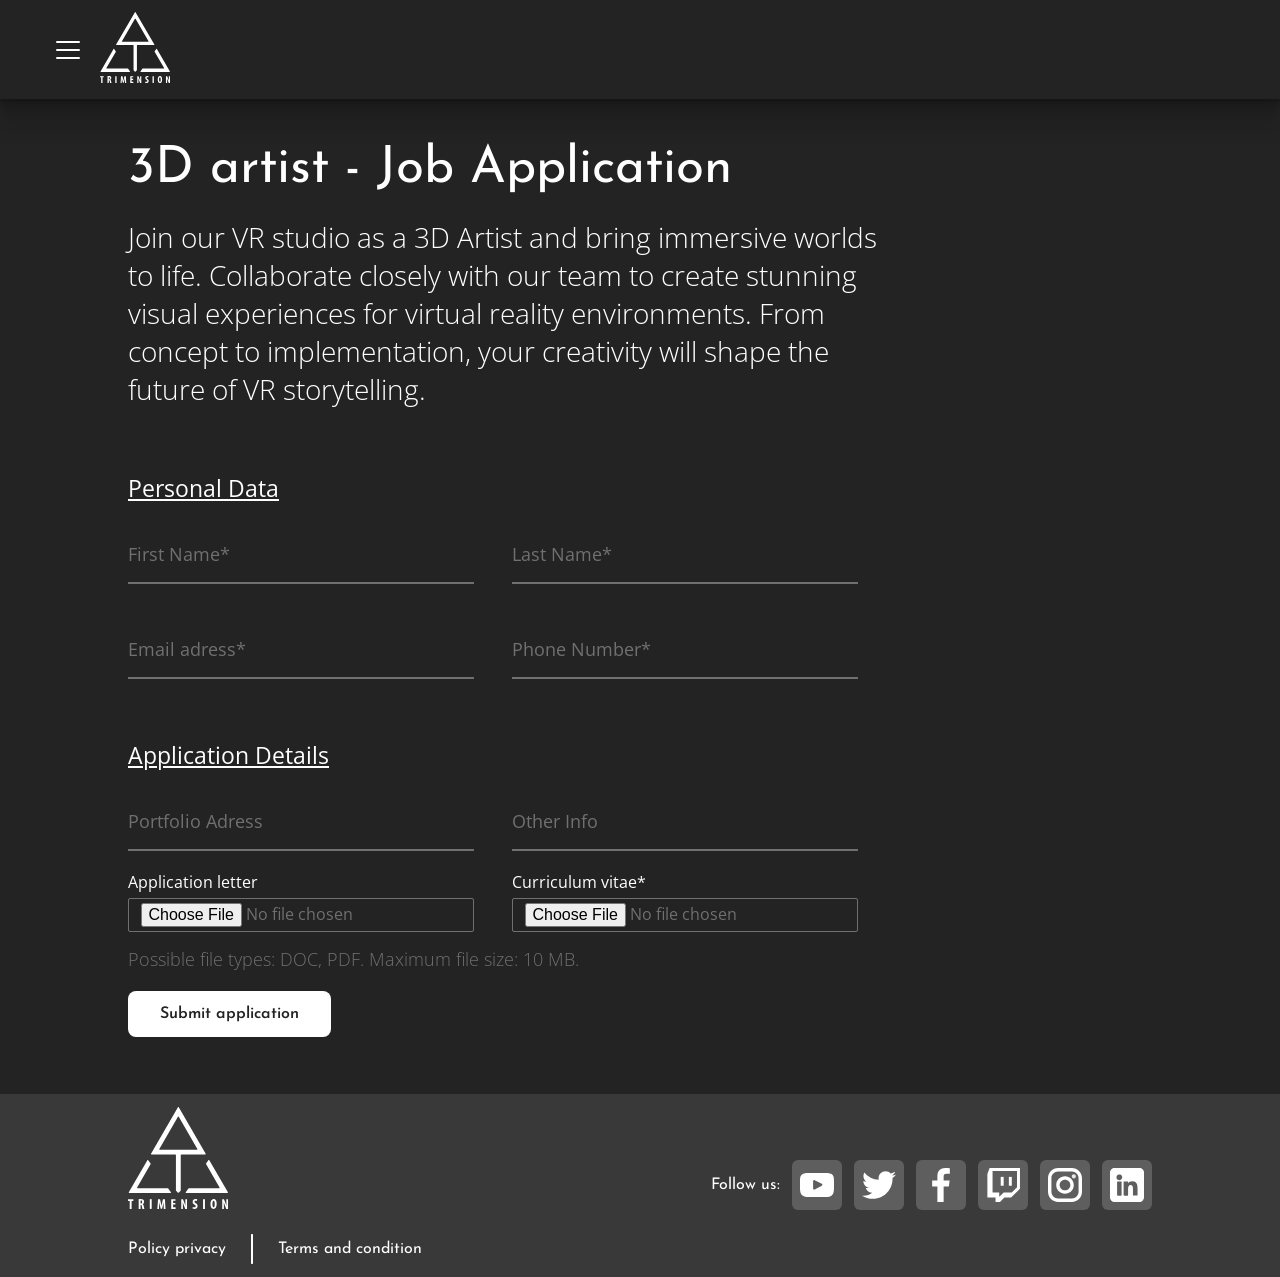
<file: jobs/3dartist.html>
<!DOCTYPE html>
<html lang="en">

<head>
    <meta charset="UTF-8">
    <meta name="viewport" content="width=device-width, initial-scale=1.0">
    <title>Trimension Studio</title>
    <link rel="preconnect" href="https://fonts.googleapis.com">
    <link rel="preconnect" href="https://fonts.gstatic.com" crossorigin>
    <link
        href="https://fonts.googleapis.com/css2?family=Josefin+Sans:ital,wght@0,100;0,200;0,300;0,400;0,500;0,600;0,700;1,100;1,200;1,300;1,400;1,500;1,600;1,700&family=Open+Sans:wght@400;500;600;700;800&display=swap"
        rel="stylesheet">
    <link rel="icon" type="image/x-icon" href="../style/img/favicon2.ico">
    <link rel="stylesheet" href="../style/reset.css">
    <link rel="stylesheet" href="../style/navbaralternate.css">
    <link rel="stylesheet" href="../style/jobs.css">
    <link rel="stylesheet" href="../style/footer.css">
    <link rel="stylesheet" href="../style/form.css">
</head>

<body>
    <header class="page-header">
        <nav class="navbar">
            <div class="trigger-menu-wrapper alternate">
                <a href="index.html" class="homepage"><img src="../style/img/logo.svg" alt=""></a>
                <label for="menu-control" class="hamburger">
                    <i class="hamburger__icon"></i>
                    <i class="hamburger__icon"></i>
                    <i class="hamburger__icon"></i>
                </label>

                <input type="checkbox" id="menu-control" class="menu-control">

                <aside class="sidebar">

                    <nav class="sidebar__menu">
                        <h1>Our games</h1>
                        <a href="../eons.html">Eons</a>
                        <a href="../tower.html">Godsent</a>
                        <hr>
                        <a href="../about.html">Meet the team</a>
                        <a href="../jobs.html">Join Us</a>
                    </nav>

                    <label for="menu-control" class="sidebar__close"></label>

                </aside>
            </div>
        </nav>
    </header>

    <div class="container-background">
        <div class="wrapper-text">
            <h1>3D artist - Job Application
            </h1>
            <p>Join our VR studio as a 3D Artist and bring immersive worlds to life. Collaborate closely with our team
                to create stunning visual experiences for virtual reality environments. From concept to implementation,
                your creativity will shape the future of VR storytelling.</p>
        </div>


        <!-- Pasted -->
        <form action="SEND ADDRESS" id="ft-form" method="POST" accept-charset="UTF-8" enctype="multipart/form-data">
            <fieldset>
                <legend>Personal Data</legend>
                <div class="two-cols">
                    <div class="input_box">
                        <input type="text" required>
                        <label>First Name*</label>
                    </div>
                    <div class="input_box">
                        <input type="text" required>
                        <label>Last Name*</label>
                    </div>
                </div>
                <div class="two-cols">
                    <div class="input_box">
                        <input type="text" required>
                        <label>Email adress*</label>
                    </div>
                    <div class="input_box">
                        <input type="text" required>
                        <label>Phone Number*</label>
                    </div>
                </div>
            </fieldset>
            <fieldset>
                <legend>Application Details</legend>
                <div class="two-cols">
                    <div class="input_box">
                        <input type="text" required>
                        <label>Portfolio Adress</label>
                    </div>
                    <div class="input_box">
                        <input type="text" required>
                        <label>Other Info</label>
                    </div>
                </div>
                <input type="hidden" name="MAX_FILE_SIZE" value="10485760">
                <div class="two-cols small-margin">
                    <label class="labello">
                        Application letter
                        <input type="file" name="Application letter" accept=".doc,.docx,.pdf" class="upload">
                    </label>
                    <label class="labello">
                        Curriculum vitae*
                        <input type="file" name="Curriculum vitae" accept=".doc,.docx,.pdf" class="upload">
                    </label>
                </div>
                <p class="possible">Possible file types: DOC, PDF. Maximum file size: 10 MB.</p>
            </fieldset>
            <div class="btns">
                <input type="text" name="_gotcha" value="" style="display:none;">
                <input type="submit" value="Submit application" class="submit">
            </div>
        </form>


        <!-- Pasted -->



    </div>

    <footer>
        <div class="foot-container">
            <div class="left">
                <img src="../style/img/logo.svg" class="foot-logo" alt="">
                <div class="term">
                    <a href="">Policy privacy</a>
                    <img src="../style/img/separarate.png" alt="">
                    <a href="">Terms and condition</a>
                </div>
            </div>
            <div class="socials">
                <p>Follow us:</p>
                <div class="social-first-part">
                    <a href="" class="social-icon"><img src="../style/img/socials/youtube.svg" alt=""></a>
                    <a href="" class="social-icon"><img src="../style/img/socials/twitter.svg" alt=""></a>
                    <a href="" class="social-icon"><img src="../style/img/socials/facebook.svg" alt=""></a>
                </div>
                <div class="social-second-part">
                    <a href="" class="social-icon"><img src="../style/img/socials/twitch.svg" alt=""></a>
                    <a href="" class="social-icon"><img src="../style/img/socials/instagram.svg" alt=""></a>
                    <a href="" class="social-icon"><img src="../style/img/socials/linkedin.svg" alt=""></a>
                </div>
            </div>
        </div>
    </footer>
    <script type="text/javascript" src="../js/hidenav2.js"></script>

</body>

</html>
</file>
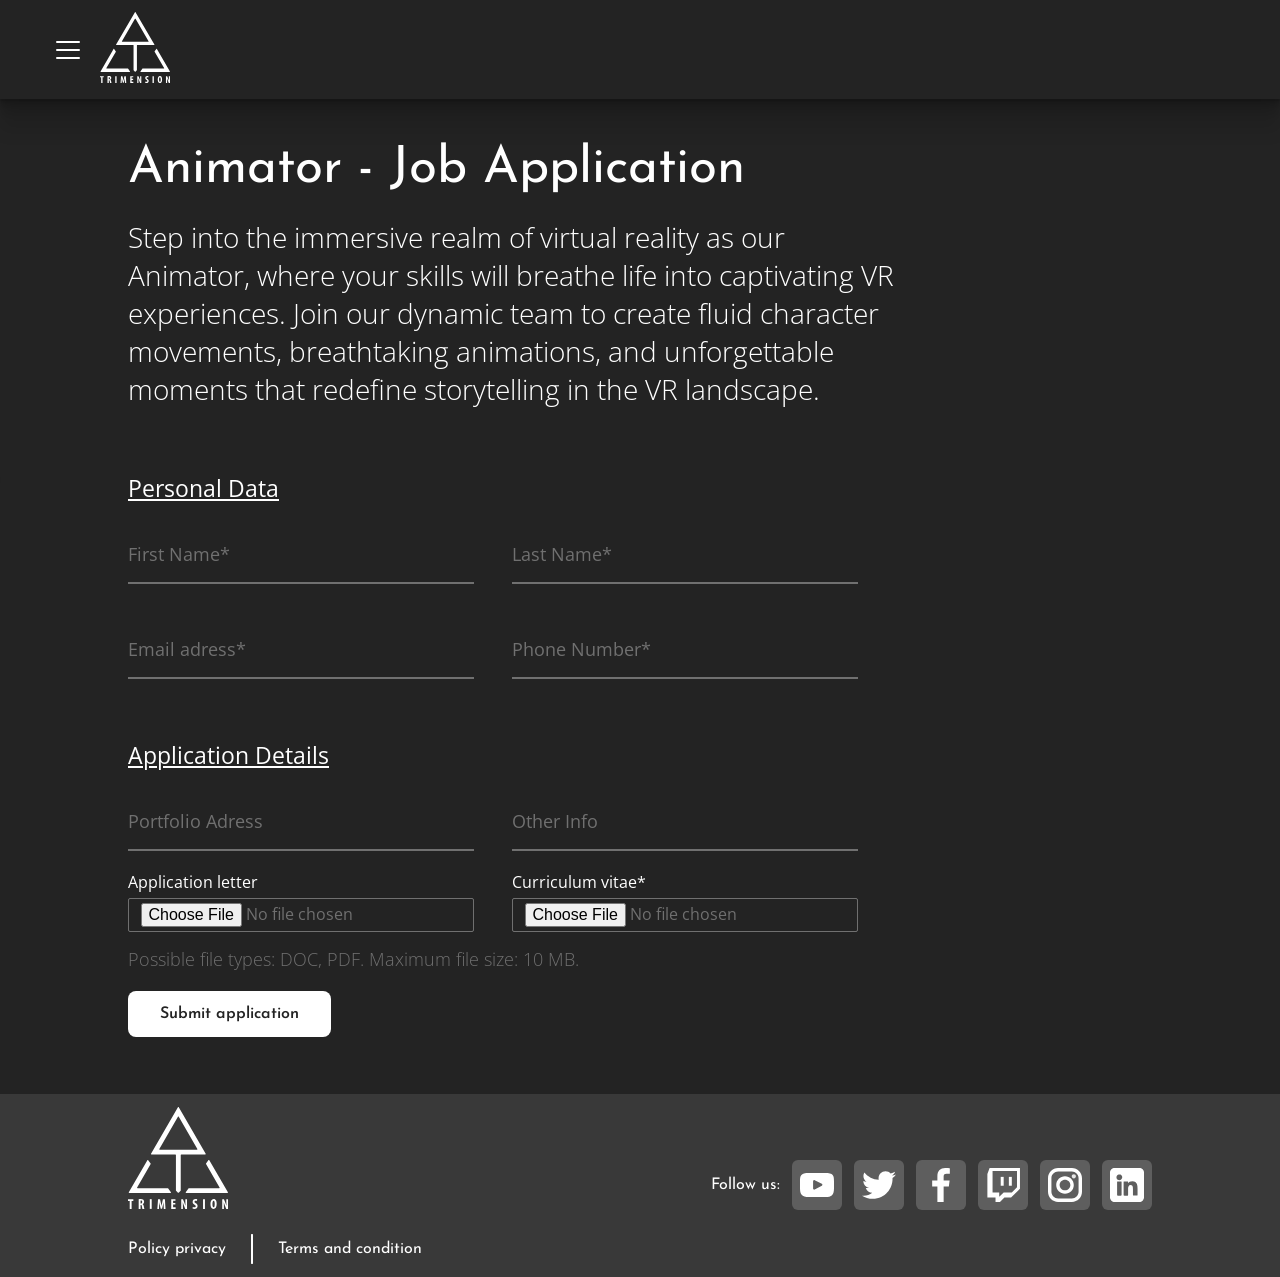
<file: jobs/animator.html>
<!DOCTYPE html>
<html lang="en">

<head>
    <meta charset="UTF-8">
    <meta name="viewport" content="width=device-width, initial-scale=1.0">
    <title>Trimension Studio</title>
    <link rel="preconnect" href="https://fonts.googleapis.com">
    <link rel="preconnect" href="https://fonts.gstatic.com" crossorigin>
    <link
        href="https://fonts.googleapis.com/css2?family=Josefin+Sans:ital,wght@0,100;0,200;0,300;0,400;0,500;0,600;0,700;1,100;1,200;1,300;1,400;1,500;1,600;1,700&family=Open+Sans:wght@400;500;600;700;800&display=swap"
        rel="stylesheet">
    <link rel="icon" type="image/x-icon" href="../style/img/favicon2.ico">
    <link rel="stylesheet" href="../style/reset.css">
    <link rel="stylesheet" href="../style/navbaralternate.css">
    <link rel="stylesheet" href="../style/jobs.css">
    <link rel="stylesheet" href="../style/footer.css">
    <link rel="stylesheet" href="../style/form.css">
</head>

<body>
    <header class="page-header">
        <nav class="navbar">
            <div class="trigger-menu-wrapper alternate">
                <a href="index.html" class="homepage"><img src="../style/img/logo.svg" alt=""></a>
                <label for="menu-control" class="hamburger">
                    <i class="hamburger__icon"></i>
                    <i class="hamburger__icon"></i>
                    <i class="hamburger__icon"></i>
                </label>

                <input type="checkbox" id="menu-control" class="menu-control">

                <aside class="sidebar">

                    <nav class="sidebar__menu">
                        <h1>Our games</h1>
                        <a href="../eons.html">Eons</a>
                        <a href="../tower.html">Godsent</a>
                        <hr>
                        <a href="../about.html">Meet the team</a>
                        <a href="../jobs.html">Join Us</a>
                    </nav>

                    <label for="menu-control" class="sidebar__close"></label>

                </aside>
            </div>
        </nav>
    </header>

    <div class="container-background">
        <div class="wrapper-text">
            <h1>Animator - Job Application
            </h1>
            <p>Step into the immersive realm of virtual reality as our Animator, where your skills will breathe life
                into captivating VR experiences. Join our dynamic team to create fluid character movements, breathtaking
                animations, and unforgettable moments that redefine storytelling in the VR landscape.</p>
        </div>


        <!-- Pasted -->
        <form action="SEND ADDRESS" id="ft-form" method="POST" accept-charset="UTF-8" enctype="multipart/form-data">
            <fieldset>
                <legend>Personal Data</legend>
                <div class="two-cols">
                    <div class="input_box">
                        <input type="text" required>
                        <label>First Name*</label>
                    </div>
                    <div class="input_box">
                        <input type="text" required>
                        <label>Last Name*</label>
                    </div>
                </div>
                <div class="two-cols">
                    <div class="input_box">
                        <input type="text" required>
                        <label>Email adress*</label>
                    </div>
                    <div class="input_box">
                        <input type="text" required>
                        <label>Phone Number*</label>
                    </div>
                </div>
            </fieldset>
            <fieldset>
                <legend>Application Details</legend>
                <div class="two-cols">
                    <div class="input_box">
                        <input type="text" required>
                        <label>Portfolio Adress</label>
                    </div>
                    <div class="input_box">
                        <input type="text" required>
                        <label>Other Info</label>
                    </div>
                </div>
                <input type="hidden" name="MAX_FILE_SIZE" value="10485760">
                <div class="two-cols small-margin">
                    <label class="labello">
                        Application letter
                        <input type="file" name="Application letter" accept=".doc,.docx,.pdf" class="upload">
                    </label>
                    <label class="labello">
                        Curriculum vitae*
                        <input type="file" name="Curriculum vitae" accept=".doc,.docx,.pdf" class="upload">
                    </label>
                </div>
                <p class="possible">Possible file types: DOC, PDF. Maximum file size: 10 MB.</p>
            </fieldset>
            <div class="btns">
                <input type="text" name="_gotcha" value="" style="display:none;">
                <input type="submit" value="Submit application" class="submit">
            </div>
        </form>


        <!-- Pasted -->



    </div>

    <footer>
        <div class="foot-container">
            <div class="left">
                <img src="../style/img/logo.svg" class="foot-logo" alt="">
                <div class="term">
                    <a href="">Policy privacy</a>
                    <img src="../style/img/separarate.png" alt="">
                    <a href="">Terms and condition</a>
                </div>
            </div>
            <div class="socials">
                <p>Follow us:</p>
                <div class="social-first-part">
                    <a href="" class="social-icon"><img src="../style/img/socials/youtube.svg" alt=""></a>
                    <a href="" class="social-icon"><img src="../style/img/socials/twitter.svg" alt=""></a>
                    <a href="" class="social-icon"><img src="../style/img/socials/facebook.svg" alt=""></a>
                </div>
                <div class="social-second-part">
                    <a href="" class="social-icon"><img src="../style/img/socials/twitch.svg" alt=""></a>
                    <a href="" class="social-icon"><img src="../style/img/socials/instagram.svg" alt=""></a>
                    <a href="" class="social-icon"><img src="../style/img/socials/linkedin.svg" alt=""></a>
                </div>
            </div>
        </div>
    </footer>
    <script type="text/javascript" src="../js/hidenav2.js"></script>

</body>

</html>
</file>
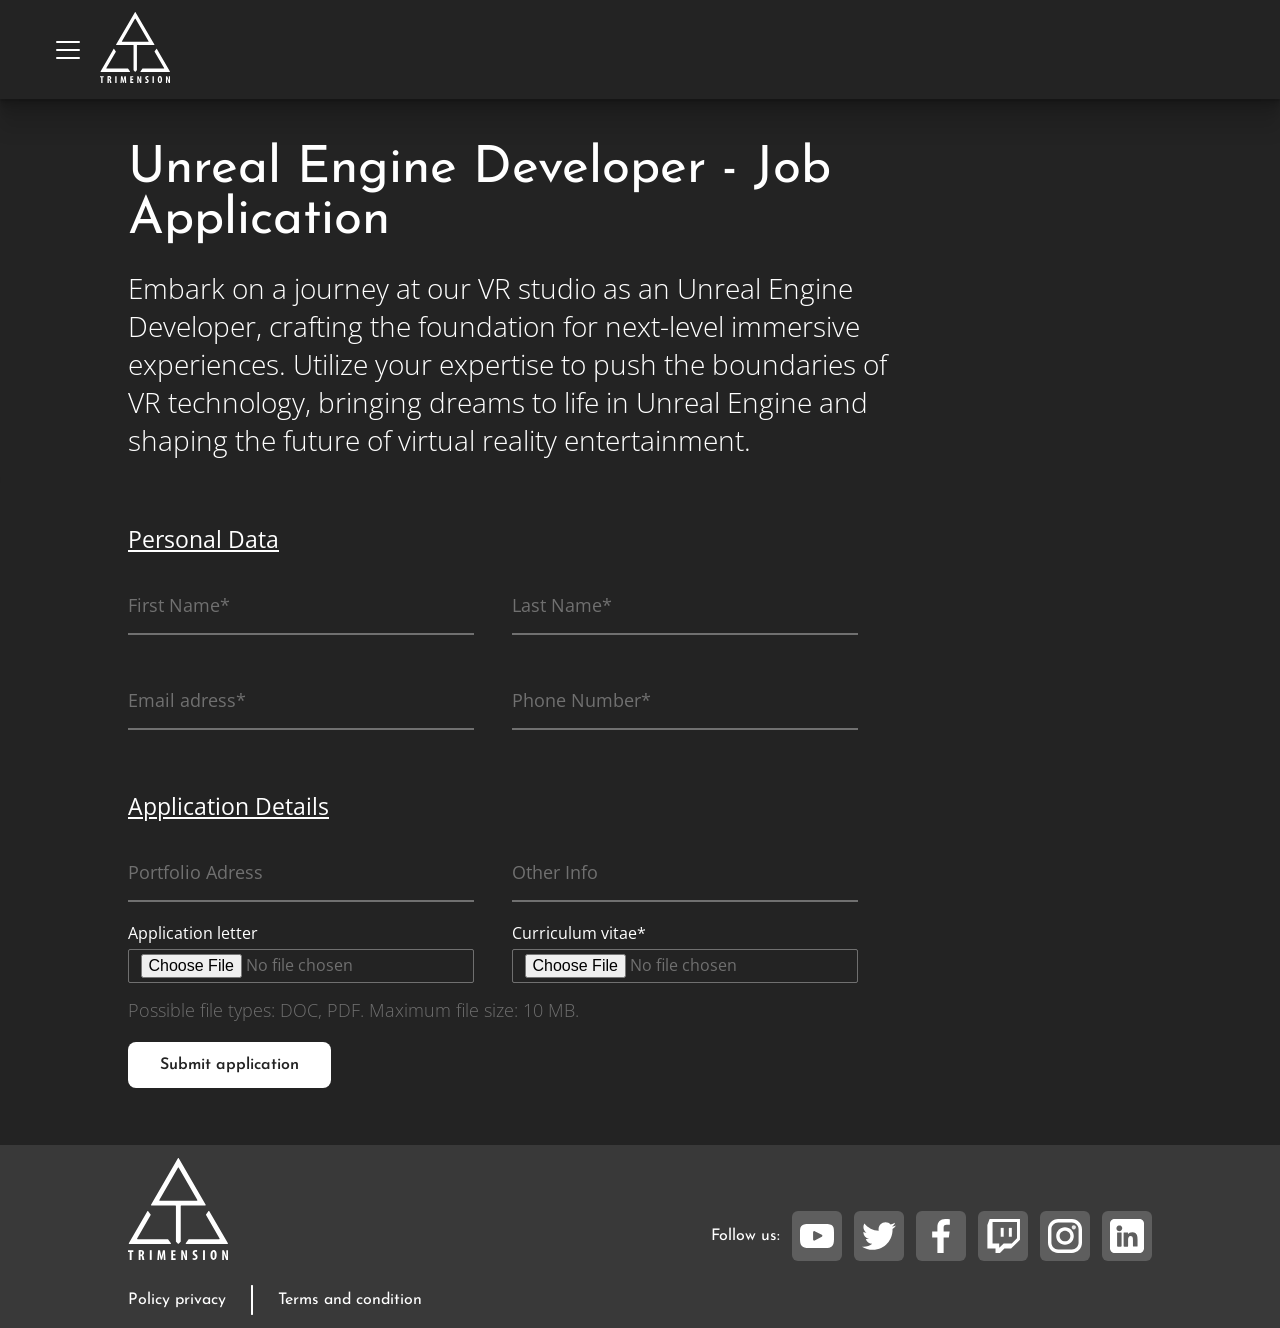
<file: jobs/unreal.html>
<!DOCTYPE html>
<html lang="en">

<head>
    <meta charset="UTF-8">
    <meta name="viewport" content="width=device-width, initial-scale=1.0">
    <title>Trimension Studio</title>
    <link rel="preconnect" href="https://fonts.googleapis.com">
    <link rel="preconnect" href="https://fonts.gstatic.com" crossorigin>
    <link
        href="https://fonts.googleapis.com/css2?family=Josefin+Sans:ital,wght@0,100;0,200;0,300;0,400;0,500;0,600;0,700;1,100;1,200;1,300;1,400;1,500;1,600;1,700&family=Open+Sans:wght@400;500;600;700;800&display=swap"
        rel="stylesheet">
    <link rel="icon" type="image/x-icon" href="../style/img/favicon2.ico">
    <link rel="stylesheet" href="../style/reset.css">
    <link rel="stylesheet" href="../style/navbaralternate.css">
    <link rel="stylesheet" href="../style/jobs.css">
    <link rel="stylesheet" href="../style/footer.css">
    <link rel="stylesheet" href="../style/form.css">
</head>

<body>
    <header class="page-header">
        <nav class="navbar">
            <div class="trigger-menu-wrapper alternate">
                <a href="index.html" class="homepage"><img src="../style/img/logo.svg" alt=""></a>
                <label for="menu-control" class="hamburger">
                    <i class="hamburger__icon"></i>
                    <i class="hamburger__icon"></i>
                    <i class="hamburger__icon"></i>
                </label>

                <input type="checkbox" id="menu-control" class="menu-control">

                <aside class="sidebar">

                    <nav class="sidebar__menu">
                        <h1>Our games</h1>
                        <a href="../eons.html">Eons</a>
                        <a href="../tower.html">Godsent</a>
                        <hr>
                        <a href="../about.html">Meet the team</a>
                        <a href="../jobs.html">Join Us</a>
                    </nav>

                    <label for="menu-control" class="sidebar__close"></label>

                </aside>
            </div>
        </nav>
    </header>

    <div class="container-background">
        <div class="wrapper-text">
            <h1>Unreal Engine Developer - Job Application
            </h1>
            <p>Embark on a journey at our VR studio as an Unreal Engine Developer, crafting the foundation for
                next-level immersive experiences. Utilize your expertise to push the boundaries of VR technology,
                bringing dreams to life in Unreal Engine and shaping the future of virtual reality entertainment.</p>
        </div>


        <!-- Pasted -->
        <form action="SEND ADDRESS" id="ft-form" method="POST" accept-charset="UTF-8" enctype="multipart/form-data">
            <fieldset>
                <legend>Personal Data</legend>
                <div class="two-cols">
                    <div class="input_box">
                        <input type="text" required>
                        <label>First Name*</label>
                    </div>
                    <div class="input_box">
                        <input type="text" required>
                        <label>Last Name*</label>
                    </div>
                </div>
                <div class="two-cols">
                    <div class="input_box">
                        <input type="text" required>
                        <label>Email adress*</label>
                    </div>
                    <div class="input_box">
                        <input type="text" required>
                        <label>Phone Number*</label>
                    </div>
                </div>
            </fieldset>
            <fieldset>
                <legend>Application Details</legend>
                <div class="two-cols">
                    <div class="input_box">
                        <input type="text" required>
                        <label>Portfolio Adress</label>
                    </div>
                    <div class="input_box">
                        <input type="text" required>
                        <label>Other Info</label>
                    </div>
                </div>
                <input type="hidden" name="MAX_FILE_SIZE" value="10485760">
                <div class="two-cols small-margin">
                    <label class="labello">
                        Application letter
                        <input type="file" name="Application letter" accept=".doc,.docx,.pdf" class="upload">
                    </label>
                    <label class="labello">
                        Curriculum vitae*
                        <input type="file" name="Curriculum vitae" accept=".doc,.docx,.pdf" class="upload">
                    </label>
                </div>
                <p class="possible">Possible file types: DOC, PDF. Maximum file size: 10 MB.</p>
            </fieldset>
            <div class="btns">
                <input type="text" name="_gotcha" value="" style="display:none;">
                <input type="submit" value="Submit application" class="submit">
            </div>
        </form>


        <!-- Pasted -->



    </div>

    <footer>
        <div class="foot-container">
            <div class="left">
                <img src="../style/img/logo.svg" class="foot-logo" alt="">
                <div class="term">
                    <a href="">Policy privacy</a>
                    <img src="../style/img/separarate.png" alt="">
                    <a href="">Terms and condition</a>
                </div>
            </div>
            <div class="socials">
                <p>Follow us:</p>
                <div class="social-first-part">
                    <a href="" class="social-icon"><img src="../style/img/socials/youtube.svg" alt=""></a>
                    <a href="" class="social-icon"><img src="../style/img/socials/twitter.svg" alt=""></a>
                    <a href="" class="social-icon"><img src="../style/img/socials/facebook.svg" alt=""></a>
                </div>
                <div class="social-second-part">
                    <a href="" class="social-icon"><img src="../style/img/socials/twitch.svg" alt=""></a>
                    <a href="" class="social-icon"><img src="../style/img/socials/instagram.svg" alt=""></a>
                    <a href="" class="social-icon"><img src="../style/img/socials/linkedin.svg" alt=""></a>
                </div>
            </div>
        </div>
    </footer>
    <script type="text/javascript" src="../js/hidenav2.js"></script>

</body>

</html>
</file>
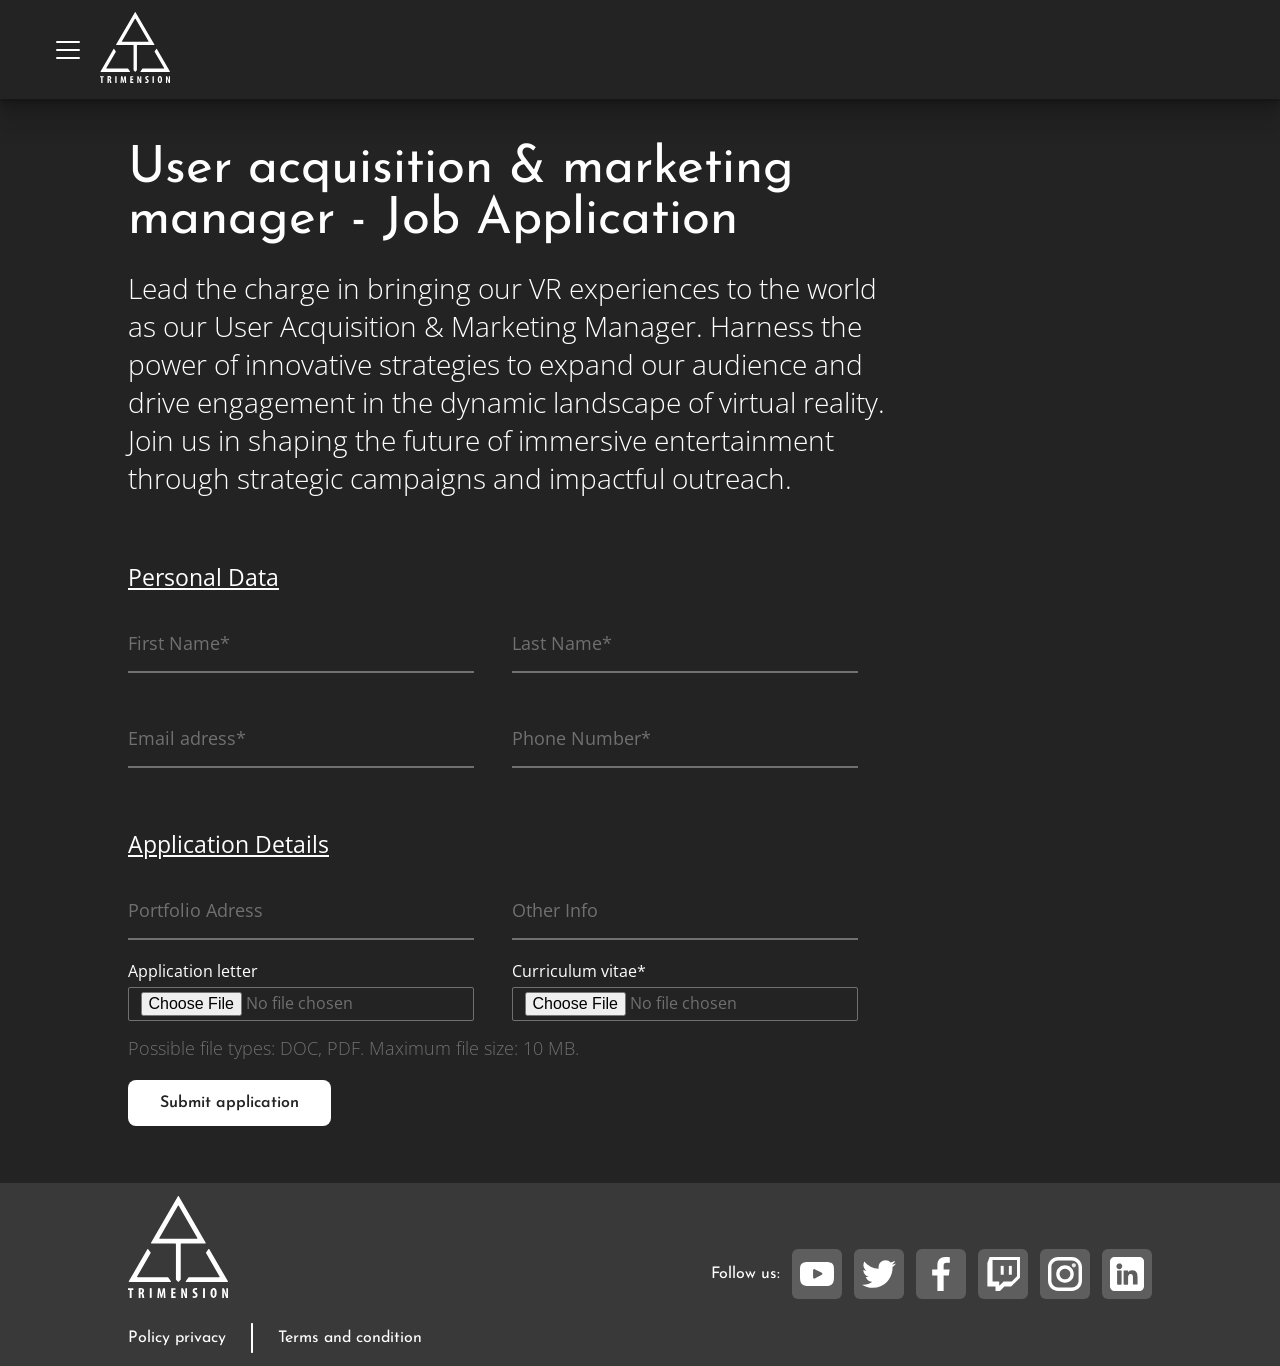
<file: jobs/useraquisition.html>
<!DOCTYPE html>
<html lang="en">

<head>
    <meta charset="UTF-8">
    <meta name="viewport" content="width=device-width, initial-scale=1.0">
    <title>Trimension Studio</title>
    <link rel="preconnect" href="https://fonts.googleapis.com">
    <link rel="preconnect" href="https://fonts.gstatic.com" crossorigin>
    <link
        href="https://fonts.googleapis.com/css2?family=Josefin+Sans:ital,wght@0,100;0,200;0,300;0,400;0,500;0,600;0,700;1,100;1,200;1,300;1,400;1,500;1,600;1,700&family=Open+Sans:wght@400;500;600;700;800&display=swap"
        rel="stylesheet">
    <link rel="icon" type="image/x-icon" href="../style/img/favicon2.ico">
    <link rel="stylesheet" href="../style/reset.css">
    <link rel="stylesheet" href="../style/navbaralternate.css">
    <link rel="stylesheet" href="../style/jobs.css">
    <link rel="stylesheet" href="../style/footer.css">
    <link rel="stylesheet" href="../style/form.css">
</head>

<body>
    <header class="page-header">
        <nav class="navbar">
            <div class="trigger-menu-wrapper alternate">
                <a href="index.html" class="homepage"><img src="../style/img/logo.svg" alt=""></a>
                <label for="menu-control" class="hamburger">
                    <i class="hamburger__icon"></i>
                    <i class="hamburger__icon"></i>
                    <i class="hamburger__icon"></i>
                </label>

                <input type="checkbox" id="menu-control" class="menu-control">

                <aside class="sidebar">

                    <nav class="sidebar__menu">
                        <h1>Our games</h1>
                        <a href="../eons.html">Eons</a>
                        <a href="../tower.html">Godsent</a>
                        <hr>
                        <a href="../about.html">Meet the team</a>
                        <a href="../jobs.html">Join Us</a>
                    </nav>

                    <label for="menu-control" class="sidebar__close"></label>

                </aside>
            </div>
        </nav>
    </header>

    <div class="container-background">
        <div class="wrapper-text">
            <h1>User acquisition & marketing manager - Job Application
            </h1>
            <p>Lead the charge in bringing our VR experiences to the world as our User Acquisition & Marketing Manager.
                Harness the power of innovative strategies to expand our audience and drive engagement in the dynamic
                landscape of virtual reality. Join us in shaping the future of immersive entertainment through strategic
                campaigns and impactful outreach.
            </p>
        </div>


        <!-- Pasted -->
        <form action="SEND ADDRESS" id="ft-form" method="POST" accept-charset="UTF-8" enctype="multipart/form-data">
            <fieldset>
                <legend>Personal Data</legend>
                <div class="two-cols">
                    <div class="input_box">
                        <input type="text" required>
                        <label>First Name*</label>
                    </div>
                    <div class="input_box">
                        <input type="text" required>
                        <label>Last Name*</label>
                    </div>
                </div>
                <div class="two-cols">
                    <div class="input_box">
                        <input type="text" required>
                        <label>Email adress*</label>
                    </div>
                    <div class="input_box">
                        <input type="text" required>
                        <label>Phone Number*</label>
                    </div>
                </div>
            </fieldset>
            <fieldset>
                <legend>Application Details</legend>
                <div class="two-cols">
                    <div class="input_box">
                        <input type="text" required>
                        <label>Portfolio Adress</label>
                    </div>
                    <div class="input_box">
                        <input type="text" required>
                        <label>Other Info</label>
                    </div>
                </div>
                <input type="hidden" name="MAX_FILE_SIZE" value="10485760">
                <div class="two-cols small-margin">
                    <label class="labello">
                        Application letter
                        <input type="file" name="Application letter" accept=".doc,.docx,.pdf" class="upload">
                    </label>
                    <label class="labello">
                        Curriculum vitae*
                        <input type="file" name="Curriculum vitae" accept=".doc,.docx,.pdf" class="upload">
                    </label>
                </div>
                <p class="possible">Possible file types: DOC, PDF. Maximum file size: 10 MB.</p>
            </fieldset>
            <div class="btns">
                <input type="text" name="_gotcha" value="" style="display:none;">
                <input type="submit" value="Submit application" class="submit">
            </div>
        </form>


        <!-- Pasted -->



    </div>

    <footer>
        <div class="foot-container">
            <div class="left">
                <img src="../style/img/logo.svg" class="foot-logo" alt="">
                <div class="term">
                    <a href="">Policy privacy</a>
                    <img src="../style/img/separarate.png" alt="">
                    <a href="">Terms and condition</a>
                </div>
            </div>
            <div class="socials">
                <p>Follow us:</p>
                <div class="social-first-part">
                    <a href="" class="social-icon"><img src="../style/img/socials/youtube.svg" alt=""></a>
                    <a href="" class="social-icon"><img src="../style/img/socials/twitter.svg" alt=""></a>
                    <a href="" class="social-icon"><img src="../style/img/socials/facebook.svg" alt=""></a>
                </div>
                <div class="social-second-part">
                    <a href="" class="social-icon"><img src="../style/img/socials/twitch.svg" alt=""></a>
                    <a href="" class="social-icon"><img src="../style/img/socials/instagram.svg" alt=""></a>
                    <a href="" class="social-icon"><img src="../style/img/socials/linkedin.svg" alt=""></a>
                </div>
            </div>
        </div>
    </footer>
    <script type="text/javascript" src="../js/hidenav2.js"></script>

</body>

</html>
</file>
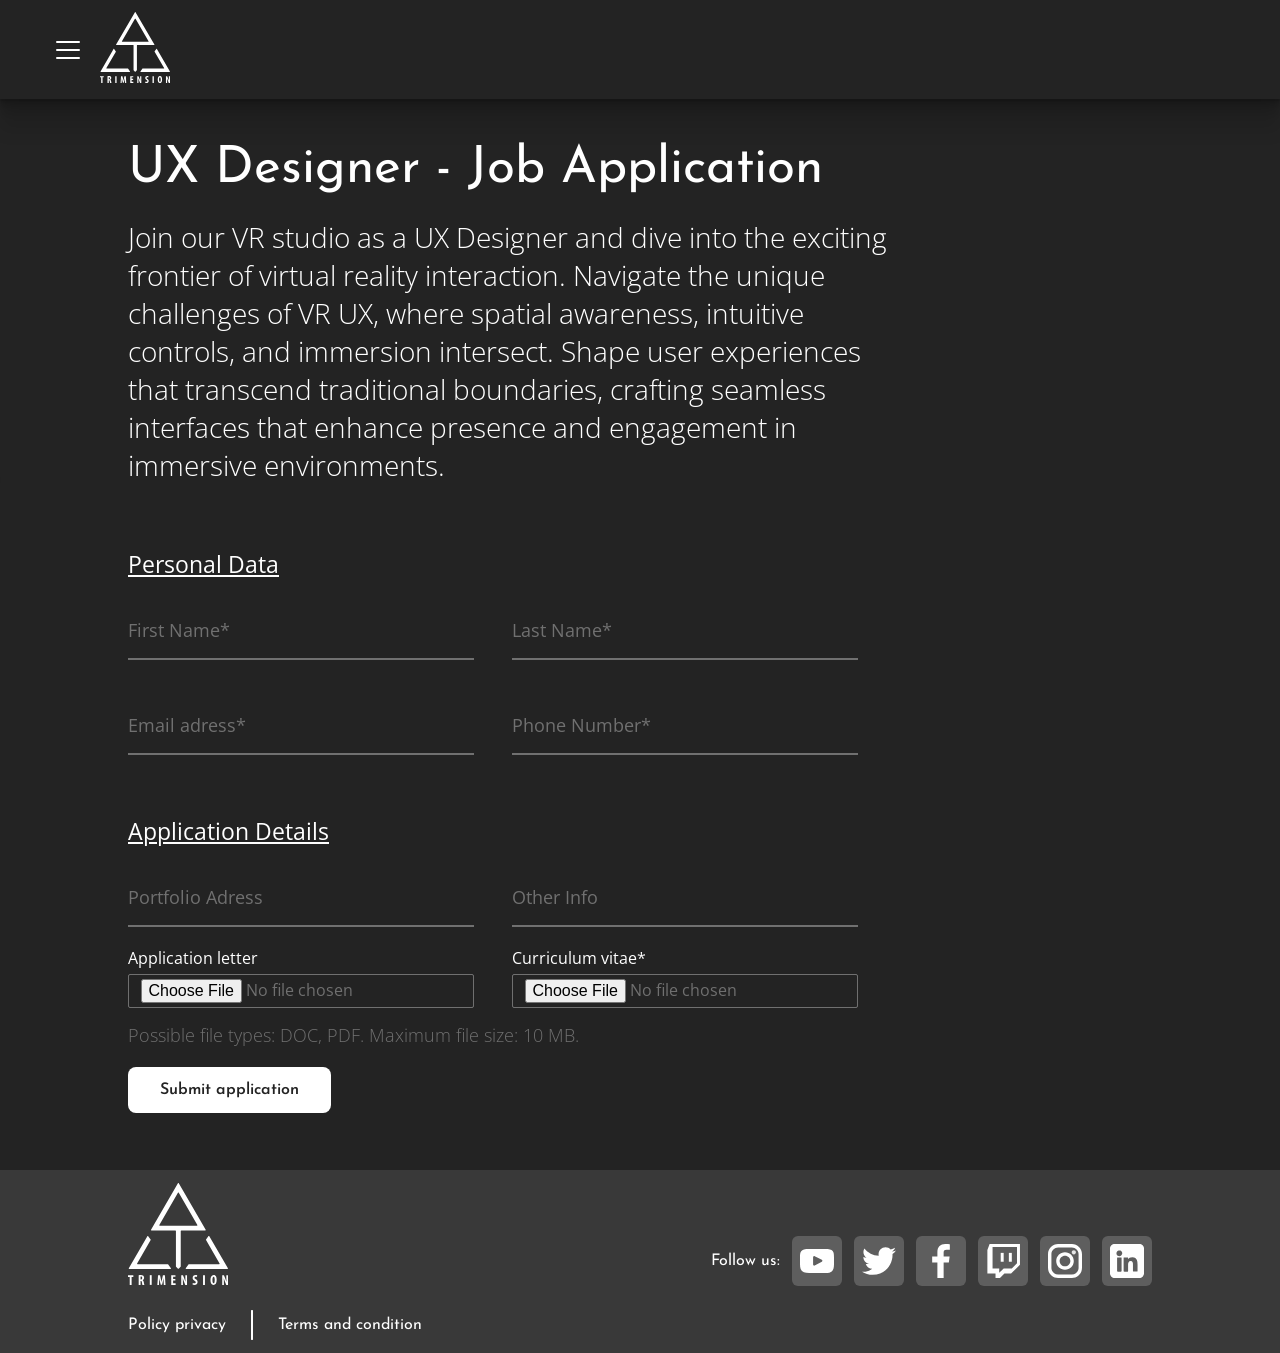
<file: jobs/ux.html>
<!DOCTYPE html>
<html lang="en">

<head>
    <meta charset="UTF-8">
    <meta name="viewport" content="width=device-width, initial-scale=1.0">
    <title>Trimension Studio</title>
    <link rel="preconnect" href="https://fonts.googleapis.com">
    <link rel="preconnect" href="https://fonts.gstatic.com" crossorigin>
    <link
        href="https://fonts.googleapis.com/css2?family=Josefin+Sans:ital,wght@0,100;0,200;0,300;0,400;0,500;0,600;0,700;1,100;1,200;1,300;1,400;1,500;1,600;1,700&family=Open+Sans:wght@400;500;600;700;800&display=swap"
        rel="stylesheet">
    <link rel="icon" type="image/x-icon" href="../style/img/favicon2.ico">
    <link rel="stylesheet" href="../style/reset.css">
    <link rel="stylesheet" href="../style/navbaralternate.css">
    <link rel="stylesheet" href="../style/jobs.css">
    <link rel="stylesheet" href="../style/footer.css">
    <link rel="stylesheet" href="../style/form.css">
</head>

<body>
    <header class="page-header">
        <nav class="navbar">
            <div class="trigger-menu-wrapper alternate">
                <a href="index.html" class="homepage"><img src="../style/img/logo.svg" alt=""></a>
                <label for="menu-control" class="hamburger">
                    <i class="hamburger__icon"></i>
                    <i class="hamburger__icon"></i>
                    <i class="hamburger__icon"></i>
                </label>

                <input type="checkbox" id="menu-control" class="menu-control">

                <aside class="sidebar">

                    <nav class="sidebar__menu">
                        <h1>Our games</h1>
                        <a href="../eons.html">Eons</a>
                        <a href="../tower.html">Godsent</a>
                        <hr>
                        <a href="../about.html">Meet the team</a>
                        <a href="../jobs.html">Join Us</a>
                    </nav>

                    <label for="menu-control" class="sidebar__close"></label>

                </aside>
            </div>
        </nav>
    </header>

    <div class="container-background">
        <div class="wrapper-text">
            <h1>UX Designer - Job Application
            </h1>
            <p>Join our VR studio as a UX Designer and dive into the exciting frontier of virtual reality interaction.
                Navigate the unique challenges of VR UX, where spatial awareness, intuitive controls, and immersion
                intersect. Shape user experiences that transcend traditional boundaries, crafting seamless interfaces
                that enhance presence and engagement in immersive environments.
            </p>
        </div>


        <!-- Pasted -->
        <form action="SEND ADDRESS" id="ft-form" method="POST" accept-charset="UTF-8" enctype="multipart/form-data">
            <fieldset>
                <legend>Personal Data</legend>
                <div class="two-cols">
                    <div class="input_box">
                        <input type="text" required>
                        <label>First Name*</label>
                    </div>
                    <div class="input_box">
                        <input type="text" required>
                        <label>Last Name*</label>
                    </div>
                </div>
                <div class="two-cols">
                    <div class="input_box">
                        <input type="text" required>
                        <label>Email adress*</label>
                    </div>
                    <div class="input_box">
                        <input type="text" required>
                        <label>Phone Number*</label>
                    </div>
                </div>
            </fieldset>
            <fieldset>
                <legend>Application Details</legend>
                <div class="two-cols">
                    <div class="input_box">
                        <input type="text" required>
                        <label>Portfolio Adress</label>
                    </div>
                    <div class="input_box">
                        <input type="text" required>
                        <label>Other Info</label>
                    </div>
                </div>
                <input type="hidden" name="MAX_FILE_SIZE" value="10485760">
                <div class="two-cols small-margin">
                    <label class="labello">
                        Application letter
                        <input type="file" name="Application letter" accept=".doc,.docx,.pdf" class="upload">
                    </label>
                    <label class="labello">
                        Curriculum vitae*
                        <input type="file" name="Curriculum vitae" accept=".doc,.docx,.pdf" class="upload">
                    </label>
                </div>
                <p class="possible">Possible file types: DOC, PDF. Maximum file size: 10 MB.</p>
            </fieldset>
            <div class="btns">
                <input type="text" name="_gotcha" value="" style="display:none;">
                <input type="submit" value="Submit application" class="submit">
            </div>
        </form>


        <!-- Pasted -->



    </div>

    <footer>
        <div class="foot-container">
            <div class="left">
                <img src="../style/img/logo.svg" class="foot-logo" alt="">
                <div class="term">
                    <a href="">Policy privacy</a>
                    <img src="../style/img/separarate.png" alt="">
                    <a href="">Terms and condition</a>
                </div>
            </div>
            <div class="socials">
                <p>Follow us:</p>
                <div class="social-first-part">
                    <a href="" class="social-icon"><img src="../style/img/socials/youtube.svg" alt=""></a>
                    <a href="" class="social-icon"><img src="../style/img/socials/twitter.svg" alt=""></a>
                    <a href="" class="social-icon"><img src="../style/img/socials/facebook.svg" alt=""></a>
                </div>
                <div class="social-second-part">
                    <a href="" class="social-icon"><img src="../style/img/socials/twitch.svg" alt=""></a>
                    <a href="" class="social-icon"><img src="../style/img/socials/instagram.svg" alt=""></a>
                    <a href="" class="social-icon"><img src="../style/img/socials/linkedin.svg" alt=""></a>
                </div>
            </div>
        </div>
    </footer>
    <script type="text/javascript" src="../js/hidenav2.js"></script>

</body>

</html>
</file>
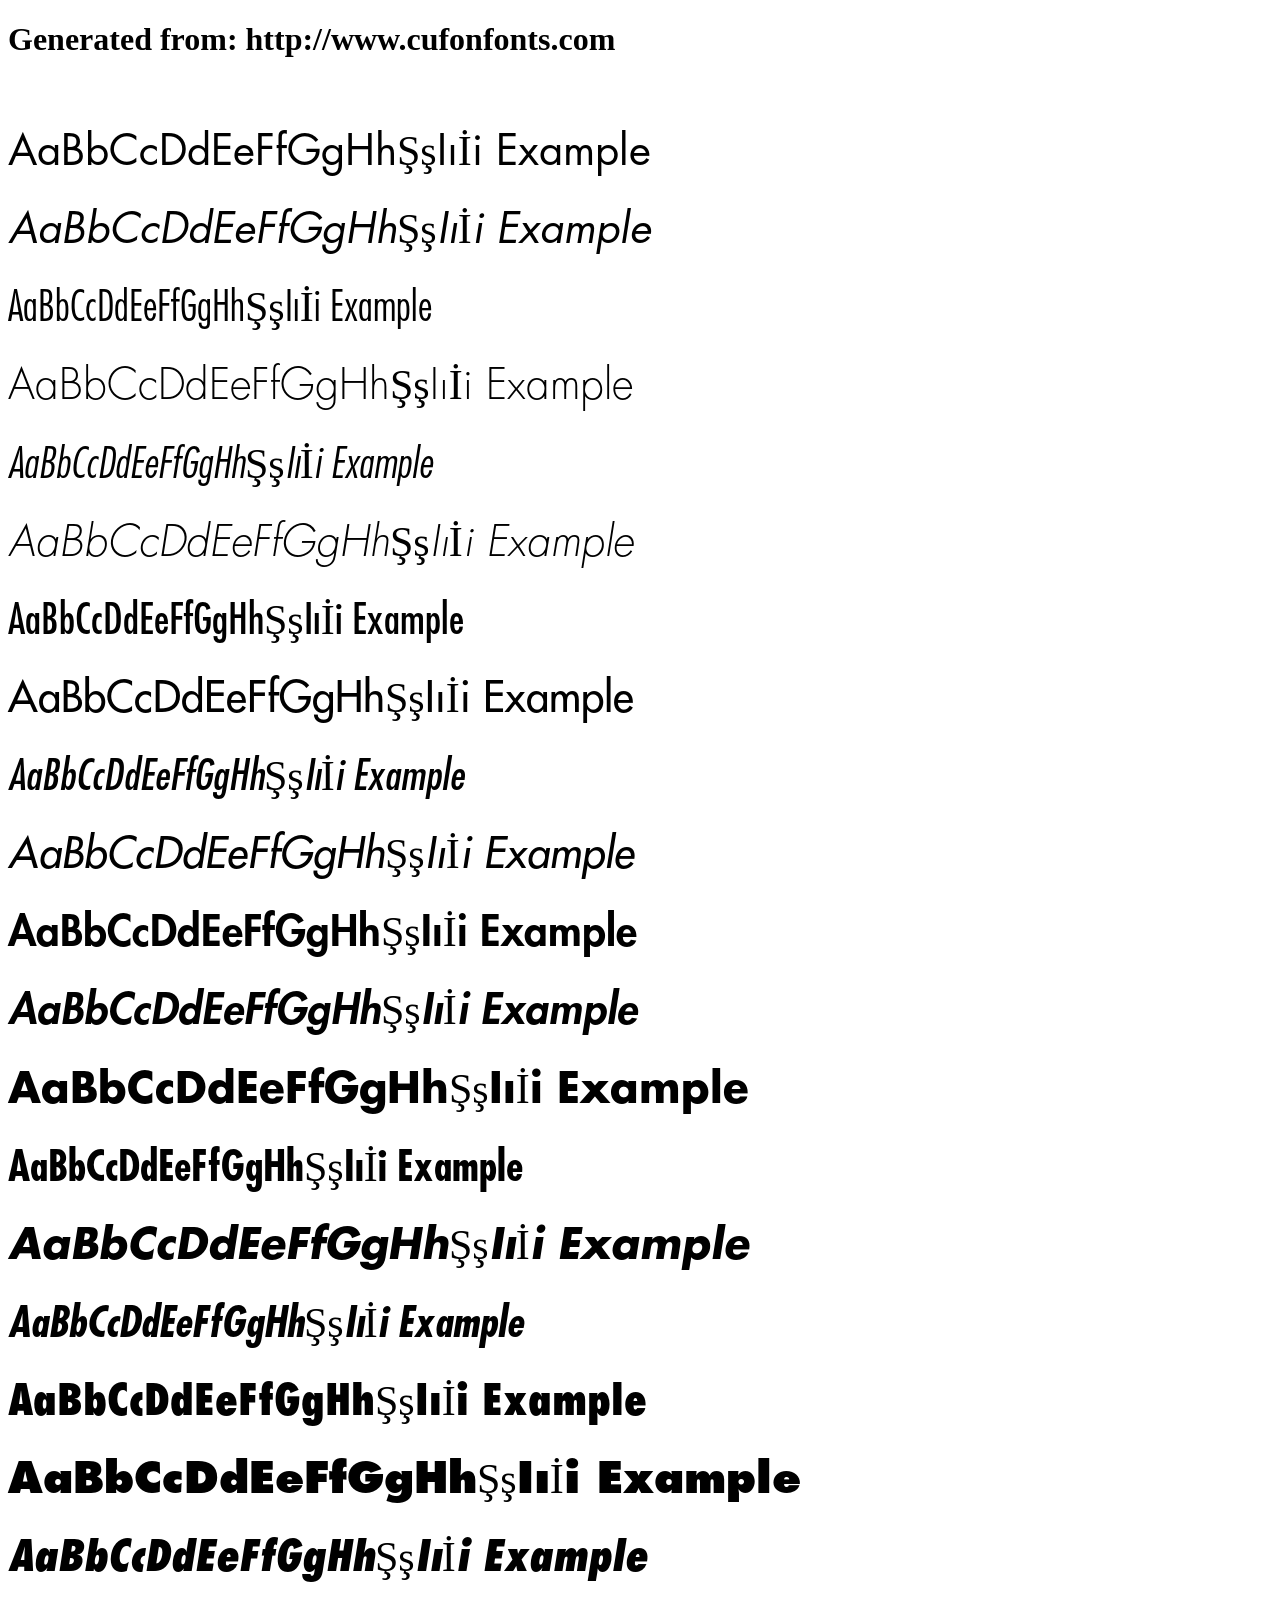
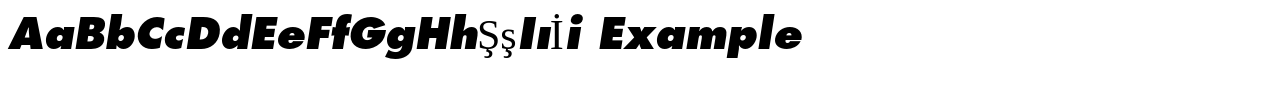
<file: style/font/example.html>
<!DOCTYPE html>
<html xmlns="http://www.w3.org/1999/xhtml">
<head>
    <meta http-equiv="Content-Type" content="text/html; charset=utf-8"/>
    <link rel="stylesheet" type="text/css"
          href="style.css"/>
</head>

<body>

<h1>Generated from: http://www.cufonfonts.com</h1><br/>
<h1 style="font-family:'Futura Std Book';font-weight:normal;font-size:42px">AaBbCcDdEeFfGgHhŞşIıİi Example</h1>
<h1 style="font-family:'Futura Std Book Oblique';font-weight:normal;font-size:42px">AaBbCcDdEeFfGgHhŞşIıİi Example</h1>
<h1 style="font-family:'Futura Std Light Condensed';font-weight:normal;font-size:42px">AaBbCcDdEeFfGgHhŞşIıİi Example</h1>
<h1 style="font-family:'Futura Std Light';font-weight:normal;font-size:42px">AaBbCcDdEeFfGgHhŞşIıİi Example</h1>
<h1 style="font-family:'Futura Std Light Condensed Oblique';font-weight:normal;font-size:42px">AaBbCcDdEeFfGgHhŞşIıİi Example</h1>
<h1 style="font-family:'Futura Std Light Oblique';font-weight:normal;font-size:42px">AaBbCcDdEeFfGgHhŞşIıİi Example</h1>
<h1 style="font-family:'Futura Std Medium Condensed';font-weight:normal;font-size:42px">AaBbCcDdEeFfGgHhŞşIıİi Example</h1>
<h1 style="font-family:'Futura Std Medium';font-weight:normal;font-size:42px">AaBbCcDdEeFfGgHhŞşIıİi Example</h1>
<h1 style="font-family:'Futura Std Medium Condensed Oblique';font-weight:normal;font-size:42px">AaBbCcDdEeFfGgHhŞşIıİi Example</h1>
<h1 style="font-family:'Futura Std Medium Oblique';font-weight:normal;font-size:42px">AaBbCcDdEeFfGgHhŞşIıİi Example</h1>
<h1 style="font-family:'Futura Std Heavy';font-weight:normal;font-size:42px">AaBbCcDdEeFfGgHhŞşIıİi Example</h1>
<h1 style="font-family:'Futura Std Heavy Oblique';font-weight:normal;font-size:42px">AaBbCcDdEeFfGgHhŞşIıİi Example</h1>
<h1 style="font-family:'Futura Std Bold';font-weight:normal;font-size:42px">AaBbCcDdEeFfGgHhŞşIıİi Example</h1>
<h1 style="font-family:'Futura Std Bold Condensed';font-weight:normal;font-size:42px">AaBbCcDdEeFfGgHhŞşIıİi Example</h1>
<h1 style="font-family:'Futura Std Bold Oblique';font-weight:normal;font-size:42px">AaBbCcDdEeFfGgHhŞşIıİi Example</h1>
<h1 style="font-family:'Futura Std Bold Condensed Oblique';font-weight:normal;font-size:42px">AaBbCcDdEeFfGgHhŞşIıİi Example</h1>
<h1 style="font-family:'Futura Std Extra Bold Condensed';font-weight:normal;font-size:42px">AaBbCcDdEeFfGgHhŞşIıİi Example</h1>
<h1 style="font-family:'Futura Std Extra Bold';font-weight:normal;font-size:42px">AaBbCcDdEeFfGgHhŞşIıİi Example</h1>
<h1 style="font-family:'Futura Std Extra Bold Condensed Oblique';font-weight:normal;font-size:42px">AaBbCcDdEeFfGgHhŞşIıİi Example</h1>
<h1 style="font-family:'Futura Std Extra Bold Oblique';font-weight:normal;font-size:42px">AaBbCcDdEeFfGgHhŞşIıİi Example</h1>


</body>
</html>
</file>
<file: style/navbaralternate.css>
.trigger-menu-wrapper {
    position: fixed;
    top: 0;
    left: 0;
    right: 0;
    display: flex;
    justify-content: flex-start;
    gap: 20px;
    align-items: center;
    z-index: 2;
    padding: 12px 3.5rem;
    background-color: transparent;
    font-family: 'Josefin Sans', sans-serif;
    color: #fff;
    transform: translateY(0);
    /* Initially no translation */
    transition: transform 0.3s;
    /* Smoothly transition the translation */
    box-shadow: rgba(0, 0, 0, 0.1) 0px 25px 25px -25px;
    z-index: 10;
    width: 100%;
}

.alternate {
    background-color: #232323;
    box-shadow: rgba(0, 0, 0, 0.09) 0px 2px 1px, rgba(0, 0, 0, 0.09) 0px 4px 2px, rgba(0, 0, 0, 0.09) 0px 8px 4px, rgba(0, 0, 0, 0.09) 0px 16px 8px, rgba(0, 0, 0, 0.09) 0px 32px 16px;
    z-index: 99;
    width: 100%;

}

.scroll-down .trigger-menu-wrapper {
    transform: translateY(-100%);
    /* Slide up and out of the viewport on scroll down */
}

.scroll-up .trigger-menu-wrapper {
    transform: translateY(0);
    /* Slide back in on scroll up */
}



.homepage {
    width: calc(54px + 1.25vw);
    order: 3;
}

.hamburger {
    order: 2;
    display: flex;
    height: 18px;
    width: 24px;
    flex-direction: column;
    justify-content: space-between;
    cursor: pointer;
    user-select: none;
    z-index: 1;
}

.hamburger__icon {
    display: inline-block;
    height: 2px;
    width: 24px;
    background: #fff;
    border-radius: 2px;
}

.sidebar {
    height: 100vh;
    width: 320px;
    background: #393939;
    position: absolute;
    top: 0;
    left: 0;
    padding: 0 60px;
    display: flex;
    flex-direction: column;
    transform: translatex(-100%);
    transition: transform 0.4s ease-in-out;
}

.sidebar hr {
    border: 0;
    clear: both;
    display: block;
    width: 35%;
    background-color: #fff;
    height: 3px;
    transform: translatex(-80%);
    transition: transform 0.4s ease-in-out;
}

.sidebar h1 {
    border-bottom: 4px solid #fff;
}

.sidebar__close {
    position: absolute;
    top: 50%;
    right: -30px;
    background: #fff;
    height: 60px;
    width: 60px;
    border-radius: 50%;
    box-shadow: 0 0 20px 20px rgba(0, 0, 0, 0.03);
    display: flex;
    justify-content: center;
    align-items: center;
    transform: translatex(-100%);
    cursor: pointer;
    transition: transform 0.4s ease-in-out 0.2s;
}

.sidebar__close::before, .sidebar__close::after {
    content: "";
    height: 2px;
    background: #898989;
    width: 24px;
    display: block;
    position: absolute;
}

.sidebar__close::after {
    transform: rotate(90deg);
}

.sidebar__menu {
    display: flex;
    flex-direction: column;
    flex: 1;
    justify-content: space-around;
    font-size: 36px;
    margin-top: 80px;
    margin-bottom: 80px;
    color: #fff;
}

.sidebar__menu a {
    color: currentcolor;
    text-decoration: none;
    transform: translatex(-80%);
    transition: transform 0.4s ease-in-out;
}

.sidebar__menu a::before {
    content: "";
    height: 2px;
    background: #fff;
    width: 175px;
    position: absolute;
    bottom: -2px;
    left: 0;
    transform: translatex(-50%);
    opacity: 0;
    transition: transform 0.4s ease-in-out, opacity 0.4s linear;
}

.sidebar__menu a:hover::before {
    transform: translatex(0);
    opacity: 1;
}

.sidebar__menu a:nth-of-type(1) {
    transition-delay: 0.075s;
}

.sidebar__menu a:nth-of-type(2) {
    transition-delay: 0.15s;
}

.sidebar__menu hr {
    transition-delay: 0.1s;
}

.sidebar__menu a:nth-of-type(3) {
    transition-delay: 0.225s;
}

.sidebar__menu a:nth-of-type(4) {
    transition-delay: 0.3s;
}



.sidebar__social {
    display: flex;
    list-style: none;
    padding: 0;
}

.sidebar__social li {
    margin: 4px;
}

.sidebar__social a, .sidebar__social svg {
    display: inline-block;
    height: 18px;
    width: 18px;
}

.menu-control {
    display: none;
}

.menu-control:checked+.sidebar {
    transform: translatex(0);
}

.menu-control:checked+.sidebar .sidebar__close {
    transform: translatex(0) rotate(45deg);
}

.menu-control:checked+.sidebar .sidebar__menu a {
    transform: translatex(0);
}

.menu-control:checked+.sidebar .sidebar__menu hr {
    transform: translatex(0);
}
</file>
<file: style/eons.css>
body {
    background-color: #232323;
    overflow-x: hidden;
}

.part-left {
    min-height: 100vh;
    color: #fff;
    font-size: 24px;
    display: flex;
    flex-direction: column;
    gap: 50px;
    justify-content: center; 
    font-family: 'Open Sans', sans-serif;
    font-size: calc(20px + 0.35vw);
    font-weight: 300;
}

.container-background, .container-background-black {
    background-color: #232323;
    width: 100%;
    height: fit-content;
}

.container-background {
    margin-top: 1.5%;
}

.container-first-part {
    width: 75%;
    margin: auto;
    display: flex;
    align-items: center;
    margin-bottom: calc(2% + 15px);
}


.button-and-player svg {
    cursor: pointer;
}

.button-and-player {
    display: flex;
    align-items: center;
    width: 100%;
    gap: 25px;
}

.button-and-player svg {
    width: 90%;
    max-width: 300px;
    /* Set a maximum width for the SVG */
    min-width: 125px;
    height: auto;
    cursor: pointer;
}

.player-button {
    max-width: 300px;
    min-width: 60px;
    width: auto;
    height: 100%;
    border-radius: 50%;
    background-color: rgba(255, 255, 255, 0.08);
    border: 2px solid white;
    display: flex;
    align-items: center;
    justify-content: center;
    cursor: pointer;
    aspect-ratio: 1;
}

.play-icon {
    width: 40%;
    /* Adjust the width of the play icon */
    height: auto;
    object-fit: contain;
    image-rendering: -webkit-optimize-contrast;
}

.logo-gif {
    max-width: 50%;
    height: auto;
    width: auto;
    /* ie8 */
}

.nebulite-bg {
    display: block;
    max-height: 700px;
    width: auto;
    height: auto;
}

.nebulite-mb {
    display: none;
    max-height: 700px;
    width: auto;
    height: auto;
    width: 65%;
}

.container {
    width: 100%;
    background-color: #232323;
    height: 100vh;
    position: relative;
}

.absolute {
    position: absolute;
}

.none {
    display: none;
}

.scale-down {
    transform-origin: left;
}

.scale-right {
    transform-origin: right;
}

.content {
    position: absolute;
    width: 30%;
    margin: auto;
    color: #fff;
    text-align: left;
    font-family: 'Open Sans', sans-serif;
    left: 50%;
    top: 50%;
    transform: translate(-50%, -50%);
    font-size: 24px;
    line-height: 30px;
    z-index: 10;
}

.container-hands-general {
    padding-bottom: calc(15% + 50px);
}

.container-text p {
    font-family: 'Open Sans', sans-serif;
    font-size: calc(20px + 0.35vw);
    font-weight: 300;
    color: #fff;
    padding-top: 3%;
}

.general-container-hands {
    overflow-x: hidden;
}

.content-above {
    height: 300vh;
}

.container-text {
    position: relative;
    z-index: 1;
    /* Ensure text is below the images */
}

.right-hand {
    margin-top: -10%;
}

.right-hand,
.left-hand {
    width: 100%;
    /* Take full width of the screen */
    max-width: 100%;
    /* Ensure max-width is 100% */
    height: auto;
    /* Maintain aspect ratio while resizing */
    position: relative;
    z-index: 2;
    /* Ensure right-hand is above other elements */
    transform: translateY(-0%);
    /* Initial position */
    transition: transform 0.5s ease;
    /* Add a smooth transition */
}

.spacer {
    height: 1px;
    /* Set height to make the element visible for Intersection Observer */
}

.container-hand-text {
    width: 75%;
    margin: auto;
    font-size: 24px;
    line-height: 30px;
    color: #fff;
    font-family: 'Open Sans', sans-serif;
    padding-bottom: 3%;
}

.left-hand {
    margin-top: -20%;
    /* Adjust the margin as needed for overlap */
    z-index: 1;
    /* Ensure .left-hand is above .right-hand */
    margin-top: -45%;
}

/* Basic styling for the container */
.input-container {
    display: flex;
    max-width: 600px;
    /* Adjust the width as needed */
    background-color: #fff;
    color: #232323;
    border-radius: 24px;
    padding: 5px 5px 5px 25px;
    width: calc(50% + 220px)
}

/* Style for the input field */
input[type="text"] {
    flex: 1;
    /* Take up remaining space */
    padding: 10px;
    font-size: 16px;
    font-family: 'Open Sans', sans-serif;
}

/* Style for the button */
.btn-primary {
    padding: 10px;
    background-color: #393939;
    color: white;
    border: none;
    border-radius: 24px;
    cursor: pointer;
    font-family: 'Josefin Sans', sans-serif;
    min-width: fit-content;
}

.btn-primary:hover {
    background-color: #292929;
}

.blague {
    color: #c5c5c5;
    font-style: italic;
    font-weight: 100;
    font-size: calc(14px + 0.12vw);
}

.pos-1 {
    right: 0%;
    top: 75%;
    transform: translate(5%, -75%) scale(0.7);
    animation: custom-transform1 2.85s linear infinite alternate;
    animation-fill-mode: forwards;
    display: block;
    max-width: 30%;
    width: auto;
    height: auto;
}

@keyframes custom-transform1 {
    from {
        transform: translate(5%, -75%) scale(0.7) rotate(0deg);
    }

    to {
        transform: translate(5%, -78%) scale(0.7) rotate(2deg);
    }
}

@keyframes custom-transform1-mobile {
    from {
        transform: translate(22%, -105%) scale(0.5) rotate(0deg);
    }

    to {
        transform: translate(22%, -108%) scale(0.5) rotate(2deg);
    }
}


.pos-2 {
    left: 0%;
    top: 5%;
    transform: translate(-0%, -5%) scale(0.7);
    animation: custom-transform2 3.85s linear infinite alternate;
    display: block;
    max-width: 30%;
    width: auto;
    height: auto;
}

@keyframes custom-transform2 {
    from {
        transform: translate(-0%, -5%) scale(0.7) rotate(0deg);
    }

    to {
        transform: translate(-0%, -10%) scale(0.7) rotate(2deg);
    }
}

@keyframes custom-transform2-mobile {
    from {
        transform: translate(-18%, 5%) scale(0.45) rotate(0deg);
    }

    to {
        transform: translate(-18%, 0%) scale(0.45) rotate(2deg);
    }
}

.pos-3 {
    left: 60%;
    top: 0%;
    transform: translate(-60%, 0%) scale(0.7);
    animation: custom-transform3 1.15s linear infinite alternate;
    display: block;
    max-width: 30%;
    width: auto;
    height: auto;
}

@keyframes custom-transform3 {
    from {
        transform: translate(-60%, -0%) scale(0.7) rotate(0deg);
    }

    to {
        transform: translate(-60%, -5%) scale(0.7) rotate(-3deg);
    }
}

@keyframes custom-transform3-mobile {
    from {
        transform: translate(100%, 75%) scale(0.5) rotate(0deg);
    }

    to {
        transform: translate(100%, 80%) scale(0.5) rotate(-3deg);
    }
}


.pos-4 {
    left: 45%;
    top: 10%;
    transform: translate(-45%, -10%) scale(0.7);
    animation: custom-transform4 1.25s linear infinite alternate;
    display: block;
    max-width: 30%;
    width: auto;
    height: auto;
}

@keyframes custom-transform4 {
    from {
        transform: translate(-45%, -10%) scale(0.7) rotate(0deg);
    }

    to {
        transform: translate(-45%, -15%) scale(0.7) rotate(1deg);
    }
}

@keyframes custom-transform4-mobile {
    from {
        transform: translate(0%, -30%) scale(0.5) rotate(0deg);
    }

    to {
        transform: translate(0%, -35%) scale(0.5) rotate(1deg);
    }
}

.pos-5 {
    left: 23%;
    top: 5%;
    transform: translate(-23%, -5%) scale(0.7);
    animation: custom-transform5 1.35s linear infinite alternate;
    display: block;
    max-width: 30%;
    width: auto;
    height: auto;
}

@keyframes custom-transform5 {
    from {
        transform: translate(-23%, -5%) scale(0.7) rotate(0deg);
    }

    to {
        transform: translate(-23%, -10%) scale(0.7) rotate(-2deg);
    }
}

@keyframes custom-transform5-mobile {
    from {
        transform: translate(58%, 230%) scale(0.5) rotate(0deg);
    }

    to {
        transform: translate(58%, 235%) scale(0.5) rotate(-2deg);
    }
}

.pos-6 {
    left: 24%;
    top: 50%;
    transform: translate(-24%, -50%) scale(0.7);
    animation: custom-transform6 2.35s linear infinite alternate;
    display: block;
    max-width: 30%;
    width: auto;
    height: auto;
}

@keyframes custom-transform6 {
    from {
        transform: translate(-24%, -50%) scale(0.7) rotate(0deg);
    }

    to {
        transform: translate(-24%, -55%) scale(0.7) rotate(1deg);
    }
}

@keyframes custom-transform6-mobile {
    from {
        transform: translate(-25%, 65%) scale(0.5) rotate(0deg);
    }

    to {
        transform: translate(-25%, 70%) scale(0.5) rotate(1deg);
    }
}


.pos-7 {
    left: 70%;
    top: 30%;
    transform: translate(-70%, -30%) scale(0.7);
    animation: custom-transform7 1.35s linear infinite alternate;
    display: block;
    max-width: 30%;
    width: auto;
    height: auto;
}

@keyframes custom-transform7 {
    from {
        transform: translate(-70%, -30%) scale(0.7) rotate(0deg);
    }

    to {
        transform: translate(-70%, -35%) scale(0.7) rotate(2deg);
    }
}

@keyframes custom-transform7-mobile {
    from {
        transform: translate(20%, -125%) scale(0.5) rotate(0deg);
    }

    to {
        transform: translate(20%, -120%) scale(0.5) rotate(2deg);
    }
}

.pos-8 {
    left: 75%;
    top: 50%;
    transform: translate(-75%, -50%) scale(0.7);
    animation: custom-transform8 1.35s linear infinite alternate;
    display: block;
    max-width: 30%;
    width: auto;
    height: auto;
}

@keyframes custom-transform8 {
    from {
        transform: translate(-75%, -50%) scale(0.7) rotate(0deg);
    }

    to {
        transform: translate(-75%, -55%) scale(0.7) rotate(4deg);
    }
}

@keyframes custom-transform8-mobile {
    from {
        transform: translate(17%, 100%) scale(0.5) rotate(0deg);
    }

    to {
        transform: translate(17%, 105%) scale(0.5) rotate(4deg);
    }
}

.pos-9 {
    left: 38%;
    top: 24%;
    transform: translate(-38%, -24%) scale(0.7);
    animation: custom-transform9 1.35s linear infinite alternate;
    display: block;
    max-width: 30%;
    width: auto;
    height: auto;
}

@keyframes custom-transform9 {
    from {
        transform: translate(-38%, -24%) scale(0.7) rotate(0deg);
    }

    to {
        transform: translate(-38%, -29%) scale(0.7) rotate(-3deg);
    }
}


@keyframes custom-transform9-mobile {
    from {
        transform: translate(-99%, 278%) scale(0.5) rotate(0deg);
    }

    to {
        transform: translate(-99%, 287%) scale(0.5) rotate(-3deg);
    }
}


.pos-10 {
    left: 75%;
    top: 10%;
    transform: translate(-75%, -10%) scale(0.7);
    animation: custom-transform10 1.35s linear infinite alternate;
    display: block;
    max-width: 30%;
    width: auto;
    height: auto;
}

@keyframes custom-transform10 {
    from {
        transform: translate(-75%, -10%) scale(0.7) rotate(0deg);
    }

    to {
        transform: translate(-75%, -15%) scale(0.7) rotate(1deg);
    }
}

@keyframes custom-transform10-mobile {
    from {
        transform: translate(-175%, -5%) scale(0.5) rotate(0deg);
    }

    to {
        transform: translate(-175%, -10%) scale(0.5) rotate(3deg);
    }
}


.container-hands {
    height: 200vh;
    width: 100%;
    background-color: #232323;
    position: relative;
    overflow: hidden;
}

.container-text {
    width: 75%;
    margin: auto;
    background-color: #232323;
}

.container-text h1 {
    margin: auto;
    color: #fff;
    text-align: left;
    font-family: 'Josefin Sans', sans-serif;
    font-size: calc(32px + 1.5vw);
    font-weight: 600;
    display: flex;
    align-items: center;
}

.container-hands .container-text h1 {
    margin-bottom: 35px;
}

.container-hands .container-text p {
    color: #fff;
    text-align: left;
    font-family: 'Open Sans', sans-serif;
    font-size: 24px;
    line-height: 30px;
}




@media screen and (max-width: 768px) {
    .input-container {
        width: 100%!important; 
    }

    .container-first-part {
        flex-wrap: wrap;
        flex-direction: column-reverse;
        width: 80%;
        height: auto;
        margin-bottom: 10%;
    }

    .container-hands-general {
        padding-bottom: calc(40% + 185px);
    }

    .logo-gif {
        max-width: 70%;
    }

    .part-left {
        height: 100%;
        align-items: center;
        gap: 5px;
        justify-content: space-between;
        margin-top: 0;
    }

    .nebulite-bg {
        display: none;
    }

    .nebulite-mb {
        display: block;
    }

    .container-background {
        margin-top: 80px;
    }

    .content {
        width: 80%;
    }

    .container {
        overflow: hidden;
        height: 65vh;
        min-height: 550px;
        max-height: 650px;
    }

    .part-left, .content, .container-hands .container-text p, .container-hand-text, .important {
        font-size: 18px !important;
        line-height: initial;
        text-align: initial;
    }

    .container-hand-text {
        margin: auto;
    }

    .button-and-player svg {
        width: 75%;
    }

    .container-text {
        width: 80%;
    }

    .container-text h1 {
        font-size: calc(24px + 0.35vw);
        justify-content: start;
    }

    .eye-logo {
        width: 10%;
    }

    /* rocks mobile keyframe animations */
    .pos-1 {
        transform: translate(22%, -105%) scale(0.5);
        animation: custom-transform1-mobile 2.85s linear infinite alternate;
    }

    .pos-2 {
        transform: translate(-18%, 5%) scale(0.45);
        animation: custom-transform2-mobile 3.85s linear infinite alternate;
    }

    .pos-3 {
        transform: translate(100%, 75%) scale(0.5);
        animation: custom-transform3-mobile 2.35s linear infinite alternate;
    }

    .pos-4 {
        transform: translate(0%, -30%) scale(0.5);
        animation: custom-transform4-mobile 2.45s linear infinite alternate;
    }

    .pos-5 {
        transform: translate(58%, 235%) scale(0.5);
        animation: custom-transform5-mobile 2.45s linear infinite alternate;
    }

    .pos-6 {
        left: 0%;
        transform: translate(-25%, 65%) scale(0.5);
        animation: custom-transform6-mobile 2.55s linear infinite alternate;
    }

    .pos-7 {
        transform: translate(20%, -125%) scale(0.5);
        animation: custom-transform7-mobile 1.95s linear infinite alternate;
    }

    .pos-8 {
        transform: translate(17%, 100%) scale(0.5);
        animation: custom-transform8-mobile 2.55s linear infinite alternate;
    }

    .pos-9 {
        transform: translate(-99%, 278%) scale(0.5);
        animation: custom-transform9-mobile 1.95s linear infinite alternate;
    }

    .pos-10 {
        transform: translate(-175%, -5%) scale(0.5);
        animation: custom-transform10-mobile 2.35s linear infinite alternate;
    }
}

@media (max-width: 375px) {
    .container-text {
        width: 80%;
    }

    .container-text h1 {
        font-size: calc(20px + 0.25vw);
        justify-content: start;
    }
}

/* SAMSUNG */

/* IPAD */
@media screen and (min-height: 1000px) and (max-width: 900px) {
    .part-left {
        width: 70%;
    }

    .content {
        width: 75%;
    }

    .pos-1 {
        right: -5%;
        top: 87%;
    }

    .pos-2 {
        left: -5%;
        top: 20%;
    }

    .pos-3 {
        left: 60%;
        top: 0%;
    }

    .pos-4 {
        left: 45%;
        top: 10%;
    }

    .pos-5 {
        left: 17%;
        top: 8%;
    }

    .pos-6 {
        top: 74%;
        left: 40%;
        rotate: -90deg;
    }

    .pos-7 {
        left: 70%;
        top: 22%;
    }

    .pos-8 {
        left: 99%;
        top: 23%;
    }

    .pos-9 {
        top: 13%;
        left: 38%
    }

    .pos-10 {
        left: 75%;
        top: 10%;
    }
}


@media screen and (min-width: 1281px) and (max-width: 1520px) {
    .pos-6 {
        max-width: 15%;
    }

    .pos-8 {
        max-width: 10%;
    }
}


@media screen and (min-width: 795px) and (max-width: 1281px) and (min-height: 820px) {
    .container {
        height: 80vh;
    }

    .pos-6 {
        left: 22%;
    }

    .pos-1 {
        max-width: 25%;
    }

    .pos-10, .pos-7 {
        max-width: 6%;
    }

    .pos-4, .pos-3, .pos-8 {
        max-width: 10%;
    }

    .pos-9 {
        top: 13%;
        max-width: 6%;
    }

    .pos-6, .pos-2 {
        max-width: 20%;
    }
}


@media screen and (max-width: 1400px) {
    .nebulite-bg {
        width: 50%;
    }

    .logo-gif {
        max-width: 92%;
    }

    .container-first-part {
        gap: 35px;
    }

    .nebulite-bg {
        width: 45%;
    }
}
</file>
<file: style/footer.css>
/* FOOTER */
footer {
    background-color: #393939;
    overflow: hidden;
    width: 100%;
    position: absolute;
    bottom: 0;
}

.foot-container .foot-logo {
    display: block;
    max-width: 100px;
    width: auto;
    height: auto;
}

.term {
    color: #fff;
    font-family: 'Josefin Sans', sans-serif;
    display: flex;
    gap: 25px;
    margin-top: 25px;
    align-items: center;
}

.foot-container {
    padding: 1% 10%;
    display: flex;
    align-items: center;
    justify-content: space-between;
}

.social-icon {
    padding: 8px 8px;
    display: flex;
    justify-content: center;
    align-items: center;
    background-color: #5E5E5E;
    border-radius: 6px;
    max-width: 50px;
    max-height: 50px;
}

.socials {
    font-family: 'Josefin Sans', sans-serif;
    display: flex;
    align-items: center;
    color: #fff;
    gap: 12px;
}

.social-first-part, .social-second-part {
    display: flex;
    gap: 12px;
}

@media screen and (max-width: 768px) {
    .socials {
        flex-direction: column;
    }
    .foot-logo {
        display: none!important;
    }
    .foot-container {
        flex-direction: column-reverse;
        padding: 5% 10%;
    }
    .term {
        display: flex;
        flex-direction: column;
    }
    .term img {
        transform: rotate(90deg);
    }
}
</file>
<file: style/jobs.css>
.container-background {
    min-height: 100vh;
    background-color: #232323;
    padding-top: 7rem;
    padding-bottom: calc(5rem + 10%);
}


.container-background h1 {
    color: #fff;
    font-family: 'Josefin Sans', sans-serif;
    font-size: calc(32px + 1.5vw);
    font-weight: 400;
    margin-bottom: 3%;
}

.container-background p {
    color: #fff;
    font-family: 'Open Sans', sans-serif;
    font-size: calc(24px + 0.35vw);
    font-weight: 300;
    display: flex;
    align-items: center;
}


.wrapper-text {
    padding: 2rem 8rem;
    width: 80%;
}

.grid {
    width: 80%;
    margin: auto;
}

.filter-job {
    display: inline-flex;
    border-radius: 68px;
    padding: 0.75rem 2rem;
    gap: 15px;
    border: 1px solid #fff;
}


.filters{
    gap: 15px;
}

.job-container h2 {
    color: #fff;
    font-family: 'Open Sans', sans-serif;
    font-size: calc(28px + 0.45vw);
    font-weight: 600;
}

.job-container {
    border-bottom: solid 1px rgba(255, 255, 255, 0.45);
    padding: 5rem 0rem;
    display: flex;
    justify-content: space-between;
}

.job-left {
    display: flex;
    flex-direction: column;
    gap: 15px;
}

.job-right {
    display: flex;
    align-items: center;
    gap: 8px;
    height: fit-content;
    color: #fff;
    font-family: 'Open Sans', sans-serif;
    font-style: italic;
    text-decoration: underline;
    font-size: calc(20px + 0.25vw);
    cursor: pointer;
}


@media screen and (max-width: 768px) {
    .wrapper-text {
        width: 80%;
        margin: auto;
        padding: 0;
        object-fit: contain;
    }

    .filter-job {
        align-items: center;
        padding: 1.5% 5%;
    }

    .filter-job img {
        width: 15%;
        height: auto;
    }

    .filters {
        display: flex;
        gap: 15px;
        flex-direction: column;
        flex-grow: 0;
        align-items: flex-start;
    }
    .job-container {
        flex-direction: column;
    }
    .job-left {
        margin-bottom: 15px;
    }
    .job-right img {
        width: 6%;
    }
    .job-container {
        padding: 3rem 0rem;
    }
    footer {
        bottom: -12%!important;
    }
}
</file>
<file: style/tower.css>
.container-general {
    background-color: #232323;
    width: 100%;
    height: fit-content;
    padding-top: calc(35px + 6.5rem);
}

.container-margin {
    width: 80%;
    margin: auto;
}

.container-margin h2, .container-margin p, .flex p {
    color: #fff;
    text-align: left;
    font-family: 'Josefin Sans', sans-serif;
}

.container-margin h2 {
    width: 75%;
    margin-bottom: 4%;
    font-family: 'Josefin Sans', sans-serif;
    font-size: calc(32px + 1.5vw);
    font-weight: 400;
}

.container-margin p, .flex p {
    width: 100%;
    font-family: 'Open Sans', sans-serif;
    font-size: calc(20px + 0.35vw);
    font-weight: 300;
}

.wall {
    margin-top: -15%;
    margin-bottom: -4%;
}

.orc {
    display: block;
    max-width: 65%;
    width: auto;
    height: auto;
}

.mortar {
    display: block;
    max-width: 30%;
    width: auto;
    height: auto;
}

.bow {
    display: block;
    max-width: 35%;
    width: auto;
    height: auto;
}

.flex {
    display: flex;
    padding-bottom: 182px;
}

.flex p {
    display: flex;
    align-items: center;
}

.flex .orc-text {
    margin-top: -5%;
    margin-left: -25%;
    margin-right: 10%;
}

.bow-art {
    margin-top: -8%;
    margin-bottom: 6%;
}

@media screen and (max-width: 768px) {
    .container-margin {
        display: flex;
        flex-direction: column;
    }

    .container-margin h2 {
        font-size: calc(24px + 0.35vw);
        line-height: 30px;
        width: 100%;
    }

    .container-margin p {
        order: 2;
        font-size: 18px;
        line-height: initial;
        text-align: initial;
    }

    .container-margin img {
        order: 1;
    }

    .flex {
        padding-bottom: 10px;
        flex-direction: column;
        align-items: center;
        gap: 15px;
    }

    .mortar {
        max-width: 40%;
    }

    .bow {
        max-width: 45%;
    }

    .container-general {
        display: flex;
        flex-direction: column;
        gap: 3em;
    }

    .bow-art {
        margin-top: 0%;
        margin-bottom: 0%;
    }

    .margin-mortar {
        gap: 20px;
    }

    .flex .orc-text {
        margin-top: 0;
        margin-left: 0;
        margin-right: 0;
        font-size: 18px;
        line-height: initial;
        text-align: initial;
        margin: auto;
        width: 80%;
    }

    .wrapper-orc {
        padding-bottom: calc(180px + 20vh);
    }
}
</file>
<file: style/form.css>
.two-cols {
     display: flex;
     margin-bottom: 15px;
 }

 label {
     font-family: 'Open Sans';
 }

 .upload {
     border: 1px solid rgba(255, 255, 255, 0.35);
     padding: 1% 3%;
     color: rgba(255, 255, 255, 0.35);
     border-radius: 2px;
     width: 90%;
 }

 legend {
     color: #fff;
     font-family: 'Open sans';
     font-size: calc(20px + 0.25vw);
     text-decoration: underline;
 }

 fieldset:nth-of-type(even) {
     margin-top: 45px;
 }

 .possible {
     color: rgba(255, 255, 255, 0.35) !important;
     font-size: calc(16px + 0.15vw) !important;
     margin-bottom: 20px;
     margin-top: 8px;
 }

 .small-margin {
     margin-top: 20px;
 }

 #ft-form {
     padding: 2rem 8rem;
     width: 80%;
 }

 input#file-upload-button {
     background-color: #707070;
     color: #232323;
 }

 form .input_box {
     width: 50%;
     margin-top: 30px;
     position: relative;
     color: #707070;
 }

 form .input_box input {
     width: 90%;
     border: none;
     outline: none;
     font-size: 25px;
     padding: 7px 0px;
     border-bottom: 2px solid #707070;
     font-family: 'Open Sans';
 }

 form .input_box label {
     position: absolute;
     left: 0px;
     font-size: 25px;
     top: 8px;
     pointer-events: none;
     transition: 0.2s;
     font-size: calc(16px + 0.15vw);
 }

 form .input_box input:focus+label,
 form .input_box input:valid+label {
     top: -15px;
     font-size: 18px;
     color: rgba(255, 255, 255, 0.35);
 }

 form .input_box input:focus, form .input_box input:valid {
     color: #fff;
 }

 .labello {
     color: #fff;
     display: flex;
     flex-direction: column;
     gap: 5px;
     width: 50%;
 }

 /* Adjusted selector to target the bottom border color */
 form .input_box input:focus,
 form .input_box input:valid {
     color: #fff;
     border-bottom-color: #fff;
 }

 .submit {
     background-color: #fff;
     border: none;
     color: #232323;
     padding: 15px 32px;
     text-align: center;
     text-decoration: none;
     display: inline-block;
     font-size: 16px;
     border-radius: 8px;
     cursor: pointer;
     font-family: 'Josefin sans';
     font-weight: 600;
 }

 @media screen and (max-width: 768px) {
     #ft-form {
         padding: 0;
         width: 80%;
         margin: auto;
         margin-top: 5%;
     }

     .two-cols {
         flex-direction: column;
     }

     form .input_box {
         width: 100%;
     }
     .labello {
        width: 100%;
        margin-top: 15px;

     }
     .upload {
        padding: 3% 5%;
     }
     .btns {
        display: flex;
        justify-content: center;
     }
     .container-background {
        padding-bottom: calc(7rem + 15%);
     }
 }
</file>
<file: style/font/style.css>
/* #### Generated By: http://www.cufonfonts.com #### */

    @font-face {
    font-family: 'Futura Std Book';
    font-style: normal;
    font-weight: normal;
    src: local('Futura Std Book'), url('FuturaStdBook.woff') format('woff');
    }
    

    @font-face {
    font-family: 'Futura Std Book Oblique';
    font-style: normal;
    font-weight: normal;
    src: local('Futura Std Book Oblique'), url('FuturaStdBookOblique.woff') format('woff');
    }
    

    @font-face {
    font-family: 'Futura Std Light Condensed';
    font-style: normal;
    font-weight: normal;
    src: local('Futura Std Light Condensed'), url('FuturaStdCondensedLight.woff') format('woff');
    }
    

    @font-face {
    font-family: 'Futura Std Light';
    font-style: normal;
    font-weight: normal;
    src: local('Futura Std Light'), url('FuturaStdLight.woff') format('woff');
    }
    

    @font-face {
    font-family: 'Futura Std Light Condensed Oblique';
    font-style: normal;
    font-weight: normal;
    src: local('Futura Std Light Condensed Oblique'), url('FuturaStdCondensedLightObl.woff') format('woff');
    }
    

    @font-face {
    font-family: 'Futura Std Light Oblique';
    font-style: normal;
    font-weight: normal;
    src: local('Futura Std Light Oblique'), url('FuturaStdLightOblique.woff') format('woff');
    }
    

    @font-face {
    font-family: 'Futura Std Medium Condensed';
    font-style: normal;
    font-weight: normal;
    src: local('Futura Std Medium Condensed'), url('FuturaStdCondensed.woff') format('woff');
    }
    

    @font-face {
    font-family: 'Futura Std Medium';
    font-style: normal;
    font-weight: normal;
    src: local('Futura Std Medium'), url('FuturaStdMedium.woff') format('woff');
    }
    

    @font-face {
    font-family: 'Futura Std Medium Condensed Oblique';
    font-style: normal;
    font-weight: normal;
    src: local('Futura Std Medium Condensed Oblique'), url('FuturaStdCondensedOblique.woff') format('woff');
    }
    

    @font-face {
    font-family: 'Futura Std Medium Oblique';
    font-style: normal;
    font-weight: normal;
    src: local('Futura Std Medium Oblique'), url('FuturaStdMediumOblique.woff') format('woff');
    }
    

    @font-face {
    font-family: 'Futura Std Heavy';
    font-style: normal;
    font-weight: normal;
    src: local('Futura Std Heavy'), url('FuturaStdHeavy.woff') format('woff');
    }
    

    @font-face {
    font-family: 'Futura Std Heavy Oblique';
    font-style: normal;
    font-weight: normal;
    src: local('Futura Std Heavy Oblique'), url('FuturaStdHeavyOblique.woff') format('woff');
    }
    

    @font-face {
    font-family: 'Futura Std Bold';
    font-style: normal;
    font-weight: normal;
    src: local('Futura Std Bold'), url('FuturaStdBold.woff') format('woff');
    }
    

    @font-face {
    font-family: 'Futura Std Bold Condensed';
    font-style: normal;
    font-weight: normal;
    src: local('Futura Std Bold Condensed'), url('FuturaStdCondensedBold.woff') format('woff');
    }
    

    @font-face {
    font-family: 'Futura Std Bold Oblique';
    font-style: normal;
    font-weight: normal;
    src: local('Futura Std Bold Oblique'), url('FuturaStdBoldOblique.woff') format('woff');
    }
    

    @font-face {
    font-family: 'Futura Std Bold Condensed Oblique';
    font-style: normal;
    font-weight: normal;
    src: local('Futura Std Bold Condensed Oblique'), url('FuturaStdCondensedBoldObl.woff') format('woff');
    }
    

    @font-face {
    font-family: 'Futura Std Extra Bold Condensed';
    font-style: normal;
    font-weight: normal;
    src: local('Futura Std Extra Bold Condensed'), url('FuturaStdCondensedExtraBd.woff') format('woff');
    }
    

    @font-face {
    font-family: 'Futura Std Extra Bold';
    font-style: normal;
    font-weight: normal;
    src: local('Futura Std Extra Bold'), url('FuturaStdExtraBold.woff') format('woff');
    }
    

    @font-face {
    font-family: 'Futura Std Extra Bold Condensed Oblique';
    font-style: normal;
    font-weight: normal;
    src: local('Futura Std Extra Bold Condensed Oblique'), url('FuturaStdCondExtraBoldObl.woff') format('woff');
    }
    

    @font-face {
    font-family: 'Futura Std Extra Bold Oblique';
    font-style: normal;
    font-weight: normal;
    src: local('Futura Std Extra Bold Oblique'), url('FuturaStdExtraBoldOblique.woff') format('woff');
    }
</file>
